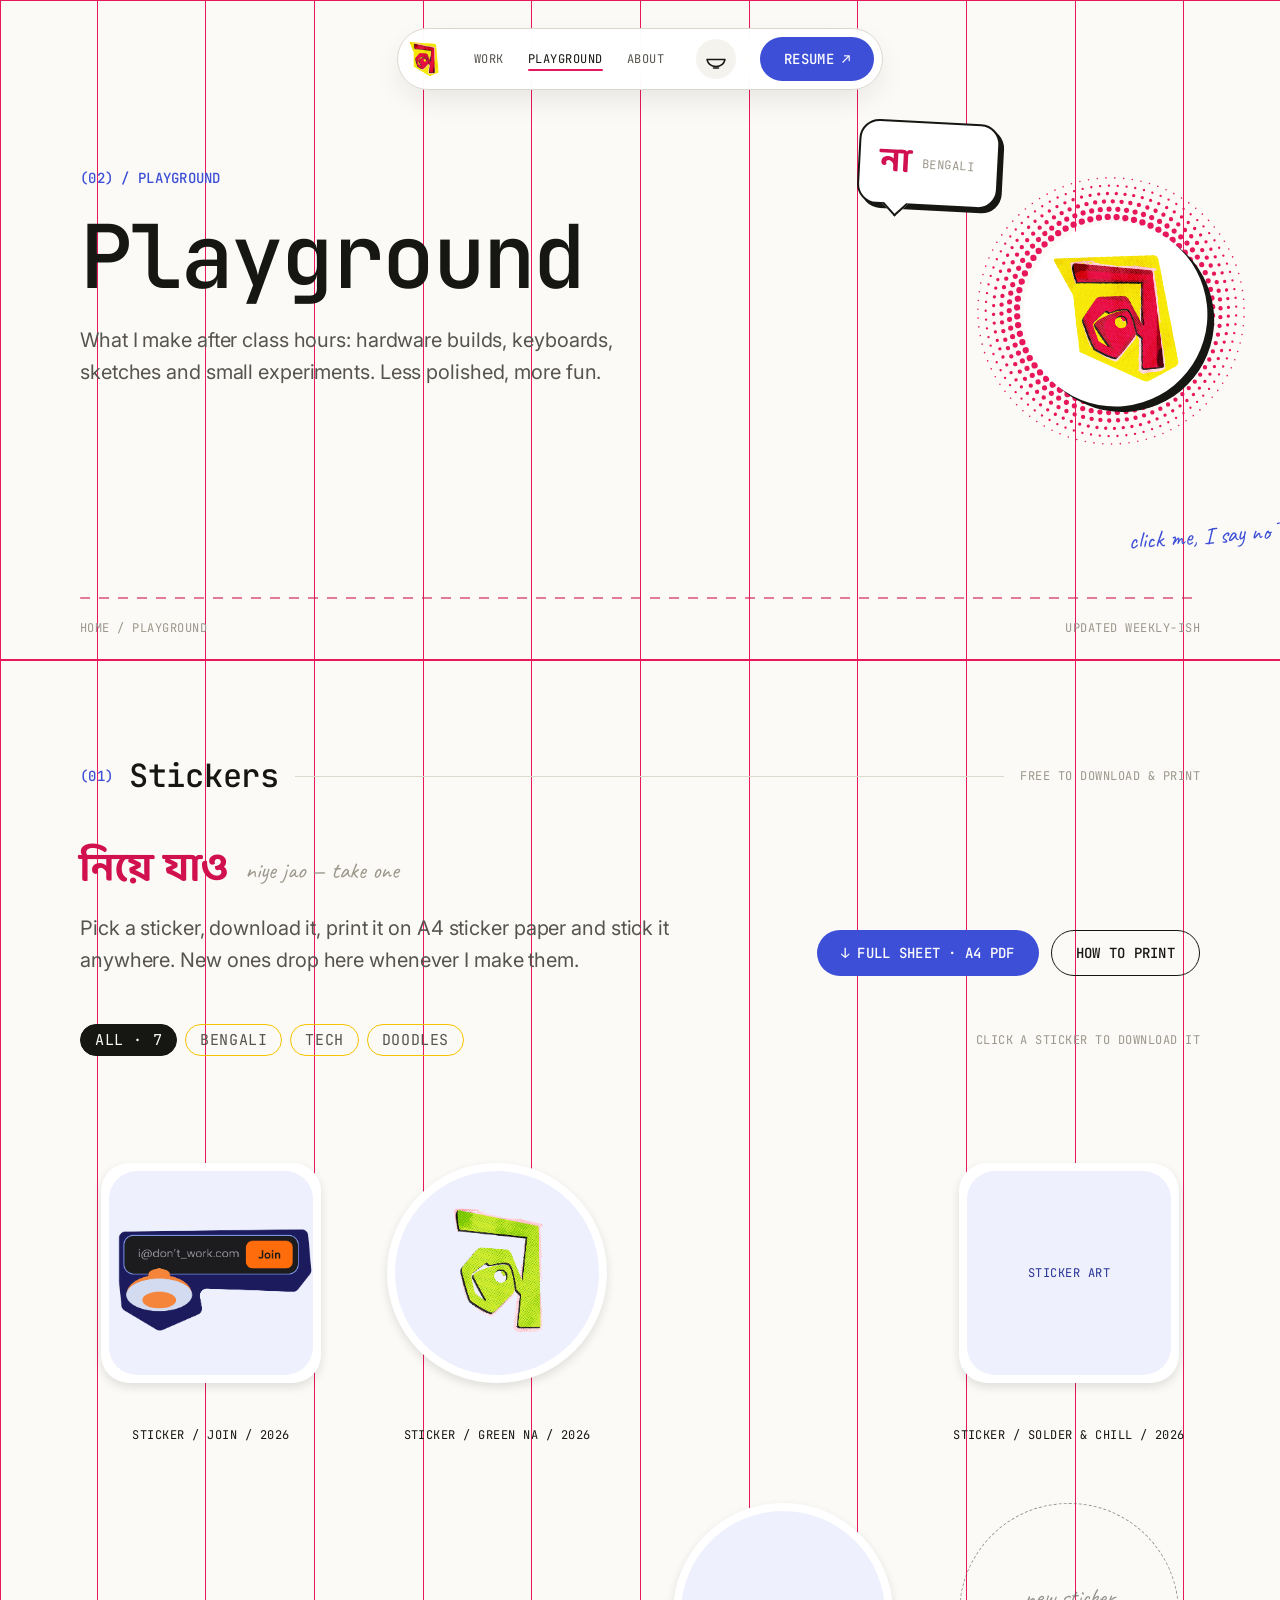
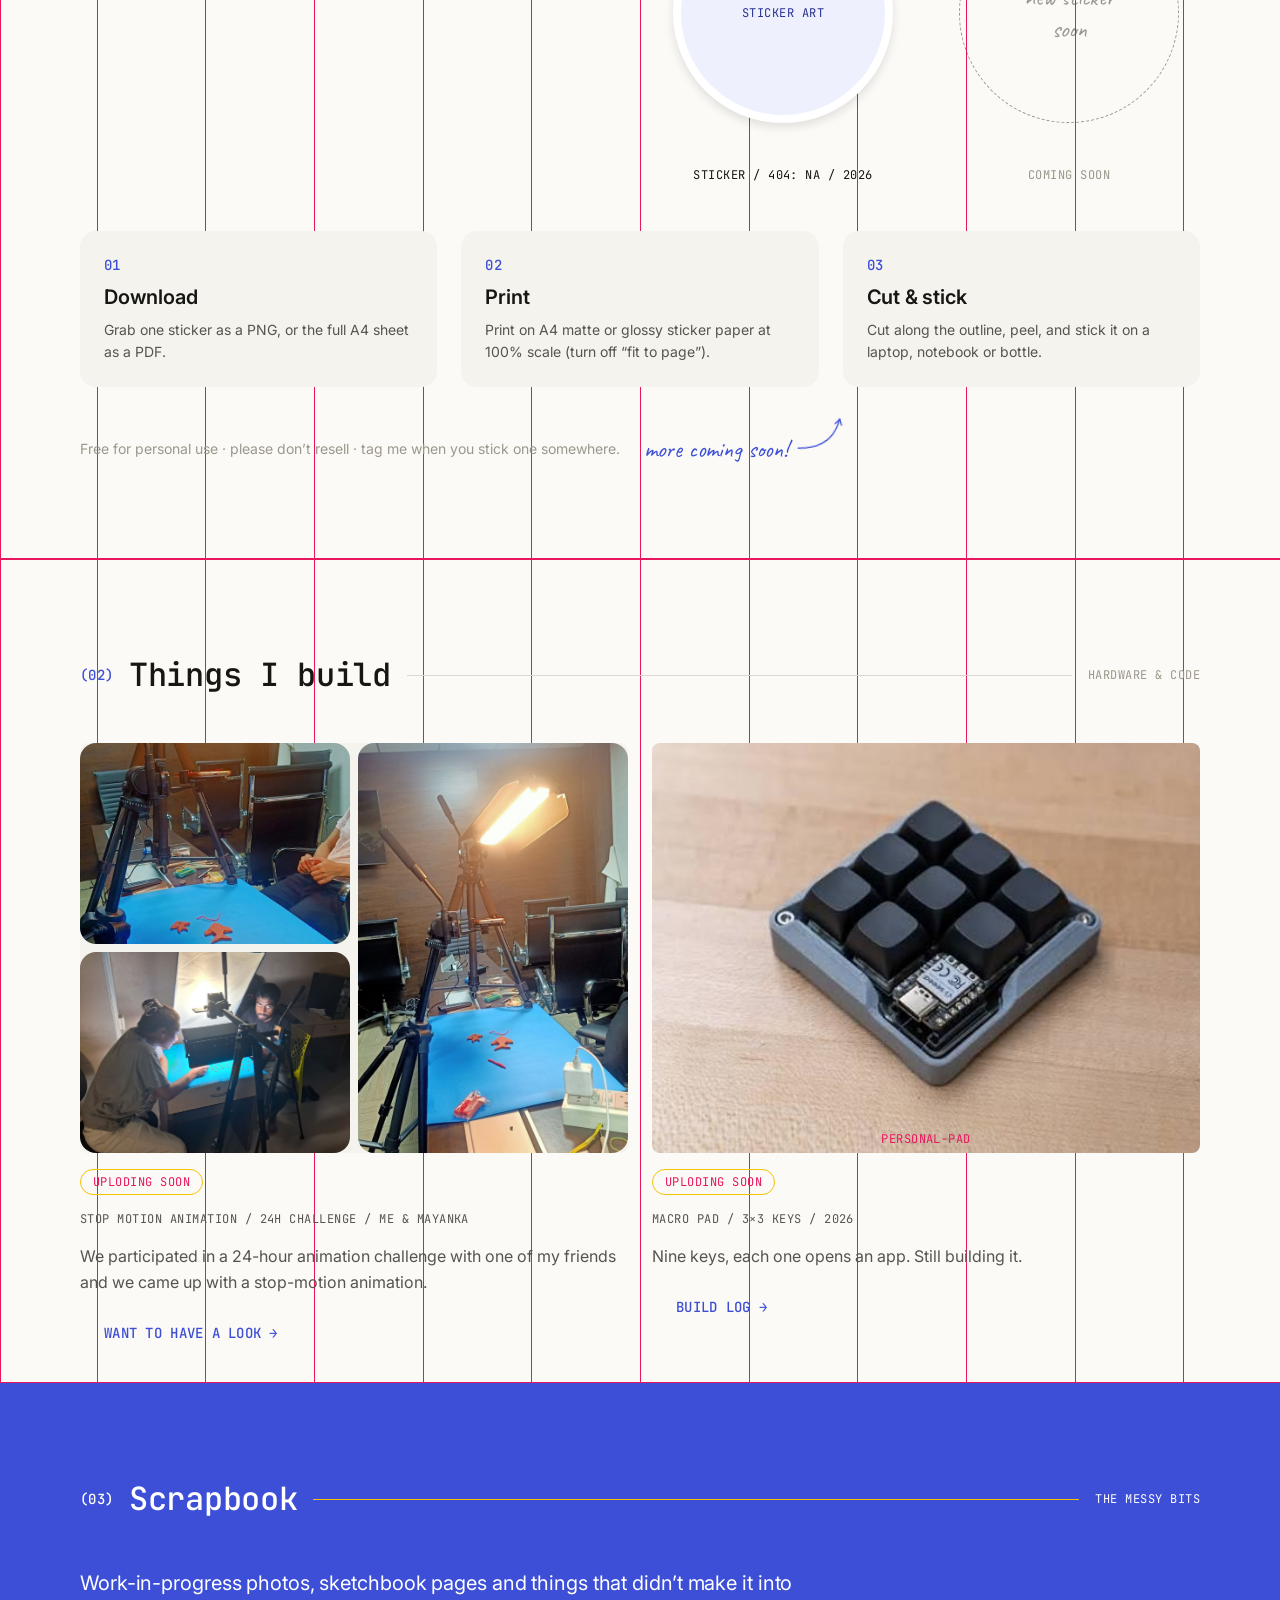
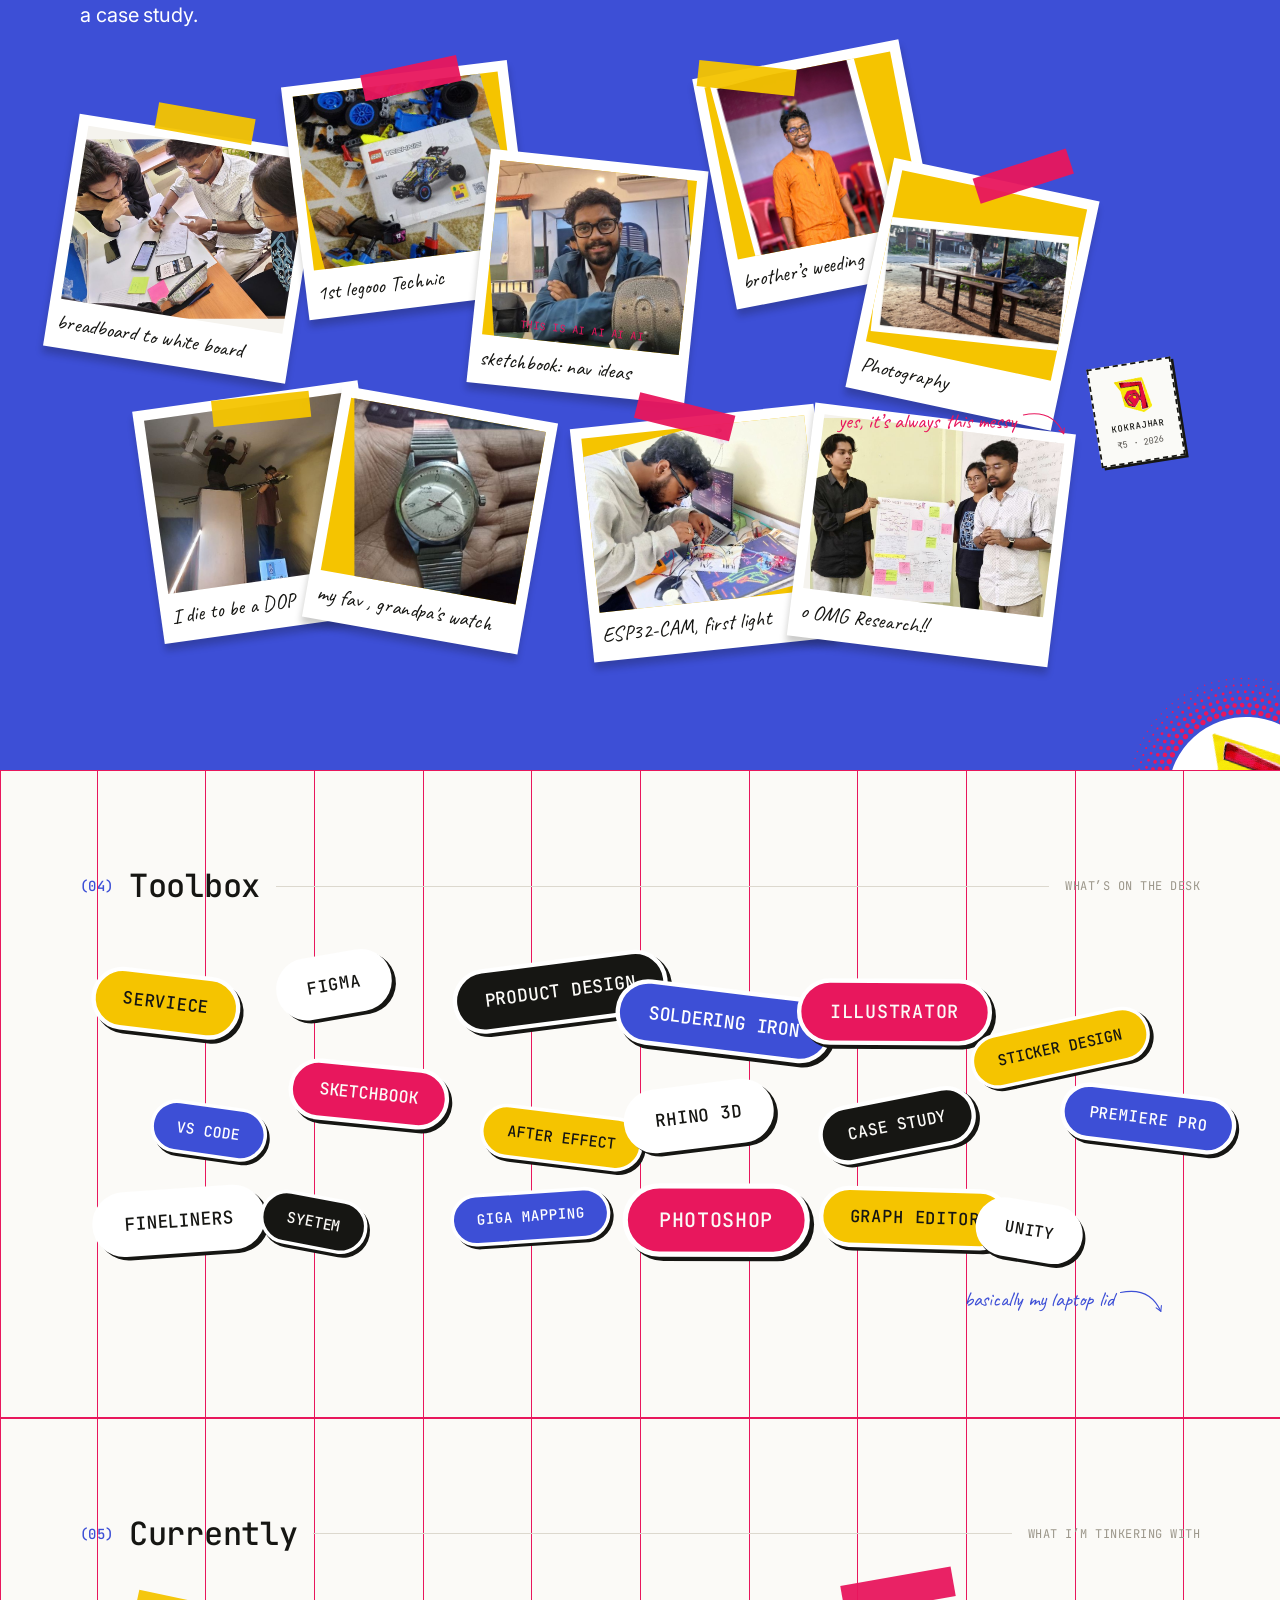
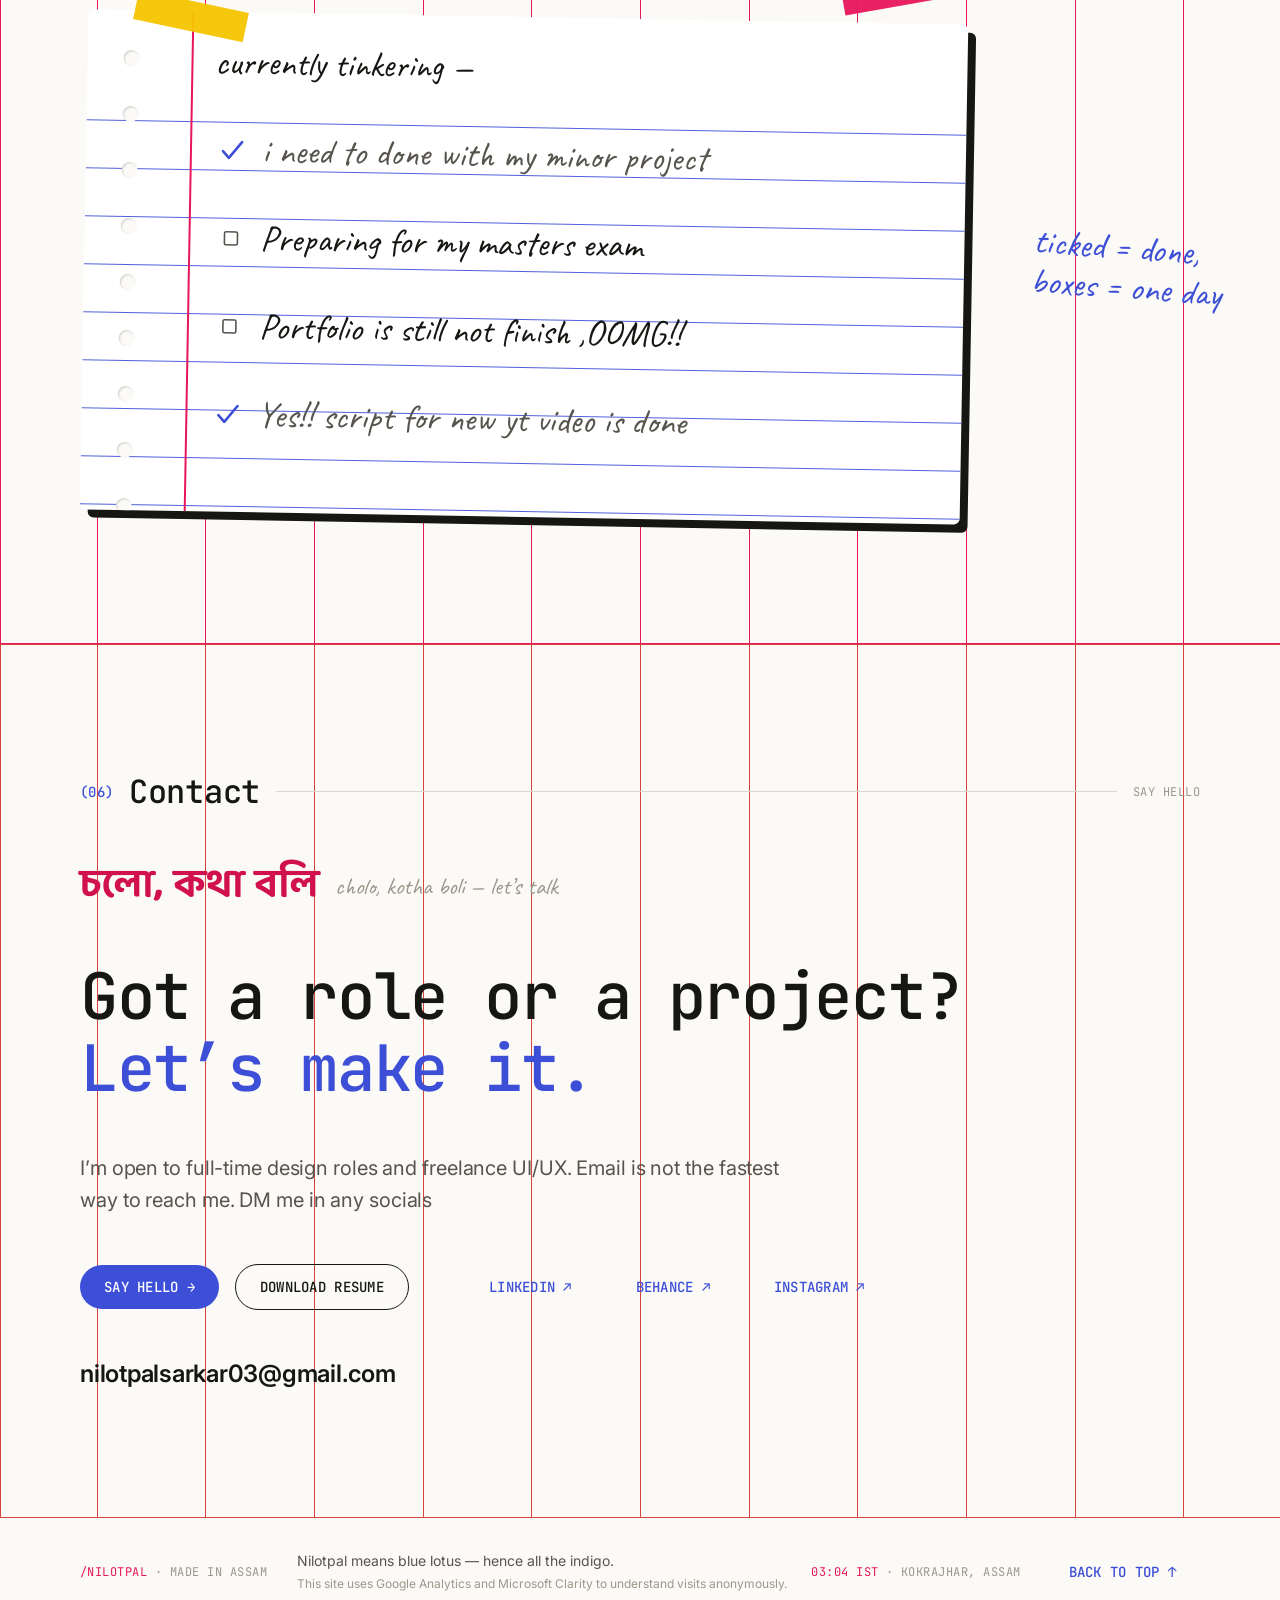
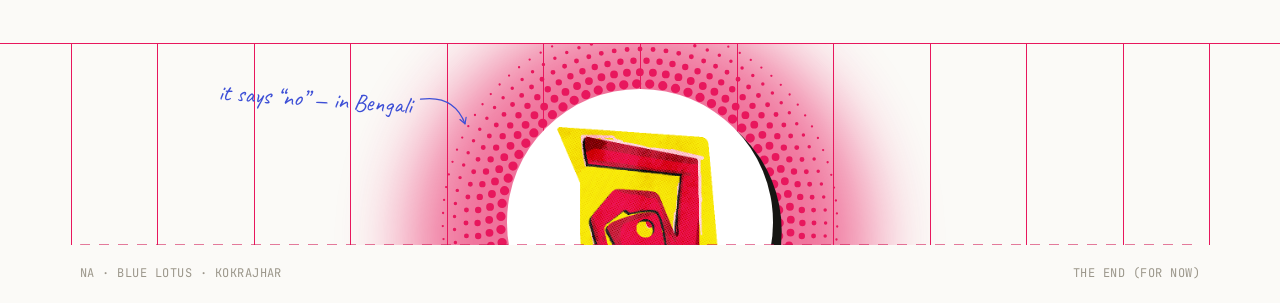
<file: playground.html>
<!doctype html>
<html lang="en">
<head>
  <!-- Google tag (Google Analytics 4) -->
  <script async src="https://www.googletagmanager.com/gtm.js?id=GTM-M6WP94LZ"></script>
  <script>
    window.dataLayer = window.dataLayer || [];
    function gtag(){dataLayer.push(arguments);}
    gtag('js', new Date());
  </script>
  <!-- Microsoft Clarity (heatmaps & recordings) -->
  <script>
    (function(c,l,a,r,i,t,y){
      c[a]=c[a]||function(){(c[a].q=c[a].q||[]).push(arguments)};
      t=l.createElement(r);t.async=1;t.src="https://www.clarity.ms/tag/"+i;
      y=l.getElementsByTagName(r)[0];y.parentNode.insertBefore(t,y);
    })(window, document, "clarity", "script", "zf207qxtkv");
  </script>
  <meta charset="utf-8">
  <meta name="viewport" content="width=device-width, initial-scale=1">
  <title>Playground | Nilotpal Sarkar, UI/UX Designer</title>
  <meta name="description" content="Nilotpal Sarkar's playground: free stickers to download and print, hardware builds, a scrapbook and what he is tinkering with.">
  <link rel="canonical" href="https://nilotpaldesign.com/playground.html">
  <meta property="og:type" content="website">
  <meta property="og:site_name" content="Nilotpal Sarkar">
  <meta property="og:title" content="Playground | Nilotpal Sarkar, UI/UX Designer">
  <meta property="og:description" content="Nilotpal Sarkar's playground: free stickers to download and print, hardware builds, a scrapbook and what he is tinkering with.">
  <meta property="og:url" content="https://nilotpaldesign.com/playground.html">
  <meta property="og:image" content="https://nilotpaldesign.com/assets/og-image.png">
  <meta name="twitter:card" content="summary_large_image">
  <meta name="twitter:title" content="Playground | Nilotpal Sarkar, UI/UX Designer">
  <meta name="twitter:description" content="Nilotpal Sarkar's playground: free stickers to download and print, hardware builds, a scrapbook and what he is tinkering with.">
  <meta name="twitter:image" content="https://nilotpaldesign.com/assets/og-image.png">
  <link rel="icon" href="/favicon.ico" sizes="48x48">
  <link rel="icon" type="image/png" sizes="32x32" href="/assets/icons/icon-32.png">
  <link rel="icon" type="image/png" sizes="16x16" href="/assets/icons/icon-16.png">
  <link rel="apple-touch-icon" href="/assets/icons/apple-touch-icon.png">
  <link rel="manifest" href="/site.webmanifest">
  <meta name="theme-color" content="#FBFAF7">
  <link rel="preconnect" href="https://fonts.googleapis.com">
  <link rel="preconnect" href="https://fonts.gstatic.com" crossorigin>
  <link href="https://fonts.googleapis.com/css2?family=Baloo+2:wght@700&family=Baloo+Da+2:wght@700&family=Baloo+Thambi+2:wght@700&family=Caveat:wght@400;700&family=Inter:ital,wght@0,400;0,500;0,600;1,400&family=JetBrains+Mono:wght@400;500&display=swap" rel="stylesheet">
  <link rel="stylesheet" href="/styles.css">
</head>
<body class="no-js page-pg">
<script>document.body.classList.remove('no-js')</script>

<!-- Floating pill nav -->
<header class="nav" aria-label="Main">
  <a class="nav__logo" href="/" aria-label="Home"><img src="/assets/logo.png" alt="Nilotpal's logo: the Bengali word না" width="31" height="36"></a>
  <nav class="nav__links">
    <a href="/work">Work</a>
    <a href="/playground" aria-current="page">Playground</a>
    <a href="/about">About</a>
  </nav>
  <button class="nav__diya" type="button" aria-label="Dark mode (coming soon)" title="Dark mode coming soon"><img src="/assets/diya.svg" alt="" width="24" height="24"></button>
  <a class="nav__work" href="/work">Work</a>
  <a class="btn btn--primary" data-c="resume" href="#" aria-label="Download résumé">Resume ↗</a>
</header>

<main id="top">

  <!-- HEADER -->
  <section class="pgh" aria-labelledby="pg-title">
    <div class="bp bp--rani" aria-hidden="true"></div>
    <div class="pgh__in">
      <div class="pgh__content fade">
        <p class="label-m accent">(02) / Playground</p>
        <h1 class="display-xl" id="pg-title">Playground</h1>
        <p class="body-l secondary">What I make after class hours: hardware builds, keyboards, sketches and small experiments. Less polished, more fun.</p>
      </div>
      <div class="nostk">
        <div class="nostk__bubble" aria-live="polite"><span class="nostk__word" lang="bn">না</span><span class="label-s muted nostk__lang">Bengali</span></div>
        <button class="nostk__btn" type="button" aria-label="Click the logo sticker to hear “no” in another language">
          <span class="logo-stk"><img class="logo-stk__halo" src="/assets/halo.svg" alt=""><span class="logo-stk__edge"></span><img class="logo-stk__img" src="/assets/logo.png" alt=""></span>
        </button>
        <p class="note nostk__note" aria-hidden="true">click me, I say no</p>
      </div>
      <div class="kantha pgh__kantha" aria-hidden="true"></div>
      <p class="label-s muted pgh__crumb"><a href="/">Home</a> / Playground</p>
      <p class="label-s muted pgh__upd">updated weekly-ish</p>
    </div>
  </section>

  <!-- (01) STICKERS -->
  <section class="section section--pg" id="stickers" aria-labelledby="stk-title">
    <div class="bp bp--rani" aria-hidden="true"></div>
    <div class="wrap stack-48">
      <div class="sh rv"><span class="sh__num">(01)</span><h2 class="sh__title" id="stk-title">Stickers</h2><span class="sh__rule"></span><span class="label-s muted">free to download &amp; print</span></div>
      <p class="bn-phrase stk-bn fade"><span class="bn" lang="bn">নিয়ে যাও</span><span class="hand muted">niye jao — take one</span></p>
      <div class="stk-top fade">
        <p class="body-l secondary">Pick a sticker, download it, print it on A4 sticker paper and stick it anywhere. New ones drop here whenever I make them.</p>
        <div class="stk-top__btns">
          <a class="btn btn--primary" data-c="full_sheet" href="#">↓ Full sheet · A4 PDF</a>
          <a class="btn btn--secondary" href="#how-to-print">How to print</a>
        </div>
      </div>
      <div class="stk-filter fade">
        <div class="filters" role="group" aria-label="Filter stickers">
          <button class="filter is-on" type="button" data-f="all" aria-pressed="true">All · <span data-c="stk_count">8</span></button>
          <button class="filter" type="button" data-f="bengali" aria-pressed="false">Bengali</button>
          <button class="filter" type="button" data-f="tech" aria-pressed="false">Tech</button>
          <button class="filter" type="button" data-f="doodles" aria-pressed="false">Doodles</button>
        </div>
        <p class="label-s muted">Click a sticker to download it</p>
      </div>
      <div class="stk-grid" data-c="stk_grid"></div>
      <div class="print" id="how-to-print">
        <div class="print__card fade"><p class="label-m">01</p><h3>Download</h3><p class="body-s secondary">Grab one sticker as a PNG, or the full A4 sheet as a PDF.</p></div>
        <div class="print__card fade" style="--d:.08s"><p class="label-m">02</p><h3>Print</h3><p class="body-s secondary">Print on A4 matte or glossy sticker paper at 100% scale (turn off “fit to page”).</p></div>
        <div class="print__card fade" style="--d:.16s"><p class="label-m">03</p><h3>Cut &amp; stick</h3><p class="body-s secondary">Cut along the outline, peel, and stick it on a laptop, notebook or bottle.</p></div>
      </div>
      <div class="licence"><p class="body-s muted">Free for personal use · please don’t resell · tag me when you stick one somewhere.</p><p class="note note--up" aria-hidden="true">more coming soon!</p></div>
    </div>
  </section>

  <!-- (02) THINGS I BUILD -->
  <section class="section section--pg" id="builds" aria-labelledby="build-title">
    <div class="bp bp--rani" aria-hidden="true"></div>
    <div class="wrap stack-48">
      <div class="sh rv"><span class="sh__num">(02)</span><h2 class="sh__title" id="build-title">Things I build</h2><span class="sh__rule"></span><span class="label-s muted">hardware &amp; code</span></div>
      <div class="builds">
        <article class="build fade">
          <div class="build__photo">
            <div class="build__grid">
              <div class="build__cell"><img class="ph" src="/assets/img/pg-build-1.jpg" alt="Stop-motion set with tripod and clay figures" loading="lazy" onerror="this.hidden=true"></div>
              <div class="build__cell build__cell--tall"><img class="ph" src="/assets/img/pg-build-2.jpg" alt="Lighting rig for the stop-motion shoot" loading="lazy" onerror="this.hidden=true"></div>
              <div class="build__cell"><img class="ph" src="/assets/img/pg-build-3.jpg" alt="Animating frame by frame" loading="lazy" onerror="this.hidden=true"></div>
            </div>
          </div>
          <span class="chip chip--rani">Uploding soon</span>
          <p class="label-s secondary">stop motion animation / 24h challenge / me &amp; mayanka</p>
          <p class="body-m secondary">We participated in a 24-hour animation challenge with one of my friends and we came up with a stop-motion animation.</p>
          <a class="btn btn--ghost" href="#">want to have a look →</a>
        </article>
        <article class="build fade" style="--d:.1s">
          <div class="build__photo"><img class="ph" src="/assets/img/pg-build-4.jpg" alt="3×3 macro pad with black keycaps" loading="lazy" onerror="this.hidden=true"><span class="label-s build__label">personal-pad</span></div>
          <span class="chip chip--rani">Uploding soon</span>
          <p class="label-s secondary">Macro pad / 3×3 keys / 2026</p>
          <p class="body-m secondary">Nine keys, each one opens an app. Still building it.</p>
          <a class="btn btn--ghost" href="#">Build log →</a>
        </article>
      </div>
    </div>
  </section>

  <!-- (03) SCRAPBOOK -->
  <section class="section section--pg section--accent" id="scrapbook" aria-labelledby="scrap-title">
    <div class="wrap stack-48">
      <div class="sh sh--on-accent rv"><span class="sh__num">(03)</span><h2 class="sh__title" id="scrap-title">Scrapbook</h2><span class="sh__rule"></span><span class="label-s">the messy bits</span></div>
      <p class="body-l on-accent lead fade">Work-in-progress photos, sketchbook pages and things that didn’t make it into a case study.</p>
      <div class="art art--pols rv" style="--w:1280px;--h:680px">
        <div class="art__in">
          <figure class="pol" style="--cx:117px;--cy:194px;--w:280px;--r:9deg;--d:0s"><div class="pol__photo" style="--ix:123px;--iy:100px;--iw:274px;--ih:205px;--ir:-9deg">photo<img class="ph" src="/assets/img/pg-scrap-1.jpg" alt="" loading="lazy" onerror="this.hidden=true"></div><figcaption>breadboard  to white board</figcaption></figure>
          <figure class="pol" style="--cx:375px;--cy:127px;--w:260px;--r:-7deg;--d:.06s"><div class="pol__photo pol__photo--haldi" style="--ix:112px;--iy:85px;--iw:229px;--ih:407px;--ir:-8deg">photo<img class="ph" src="/assets/img/pg-scrap-2.jpg" alt="" loading="lazy" onerror="this.hidden=true"></div><figcaption>1st legooo Technic</figcaption></figure>
          <figure class="pol" style="--cx:580px;--cy:226px;--w:250px;--r:6deg;--d:.12s"><div class="pol__photo pol__photo--haldi" style="--ix:112px;--iy:86px;--iw:231px;--ih:410px;--ir:-9.4deg">photo<img class="ph" src="/assets/img/pg-scrap-3.jpg" alt="" loading="lazy" onerror="this.hidden=true"><span class="pol__tag">this is ai ai ai ai</span></div><figcaption>sketchbook: nav ideas</figcaption></figure>
          <figure class="pol" style="--cx:843px;--cy:109px;--w:240px;--r:-11deg;--d:.18s"><div class="pol__photo pol__photo--haldi" style="--ix:98px;--iy:112px;--iw:167px;--ih:242px;--ir:-4deg">photo<img class="ph" src="/assets/img/pg-scrap-4.jpg" alt="" loading="lazy" onerror="this.hidden=true"></div><figcaption>brother’s weeding</figcaption></figure>
          <figure class="pol" style="--cx:1020px;--cy:246px;--w:240px;--r:12deg;--d:.24s"><div class="pol__photo pol__photo--haldi" style="--ix:108px;--iy:110px;--iw:225px;--ih:132px;--ir:-5.9deg">photo<img class="ph" src="/assets/img/pg-scrap-5.jpg" alt="" loading="lazy" onerror="this.hidden=true"></div><figcaption>Photography</figcaption></figure>
          <figure class="pol" style="--cx:207px;--cy:495px;--w:260px;--r:-8deg;--d:.3s"><div class="pol__photo" style="--ix:85px;--iy:95px;--iw:387px;--ih:290px;--ir:8deg">photo<img class="ph" src="/assets/img/pg-scrap-6.jpg" alt="" loading="lazy" onerror="this.hidden=true"></div><figcaption>I die to be a DOP</figcaption></figure>
          <figure class="pol" style="--cx:400px;--cy:504px;--w:250px;--r:10deg;--d:.36s"><div class="pol__photo pol__photo--haldi" style="--ix:134px;--iy:108px;--iw:219px;--ih:389px;--ir:-10deg">photo<img class="ph" src="/assets/img/pg-scrap-7.jpg" alt="" loading="lazy" onerror="this.hidden=true"></div><figcaption>my fav , grandpa's watch</figcaption></figure>
          <figure class="pol" style="--cx:713px;--cy:519px;--w:280px;--r:-6deg;--d:.42s"><div class="pol__photo pol__photo--haldi" style="--ix:123px;--iy:105px;--iw:362px;--ih:204px;--ir:-9deg">photo<img class="ph" src="/assets/img/home-afterhours-1.jpg" alt="" loading="lazy" onerror="this.hidden=true"></div><figcaption>ESP32-CAM, first light</figcaption></figure>
          <figure class="pol" style="--cx:973px;--cy:521px;--w:300px;--r:7deg;--d:.48s"><div class="pol__photo" style="--ix:149px;--iy:101px;--iw:304px;--ih:228px;--ir:-7deg">photo<img class="ph" src="/assets/img/pg-scrap-9.jpg" alt="" loading="lazy" onerror="this.hidden=true"></div><figcaption>o OMG Research!!</figcaption></figure>
          <span class="washi" style="left:143px;top:51px;--r:10deg" aria-hidden="true"></span>
          <span class="washi washi--rani" style="left:378px;top:-1px;--r:-12deg" aria-hidden="true"></span>
          <span class="washi" style="left:762px;top:-1px;--r:6deg" aria-hidden="true"></span>
          <span class="washi washi--rani" style="left:1078px;top:111px;--r:-18deg" aria-hidden="true"></span>
          <span class="washi" style="left:207px;top:377px;--r:-6deg" aria-hidden="true"></span>
          <span class="washi washi--rani" style="left:691px;top:386px;--r:14deg" aria-hidden="true"></span>
          <p class="note note--rani scrap-note" aria-hidden="true">yes, it’s always this messy</p>
          <div class="scrap-stamp" aria-hidden="true"><img src="/assets/logo.png" alt=""><b>KOKRAJHAR</b><span>₹5 · 2026</span></div>
        </div>
      </div>
    </div>
    <span class="logo-stk scrap-logo" aria-hidden="true"><img class="logo-stk__halo" src="/assets/halo.svg" alt=""><span class="logo-stk__edge"></span><img class="logo-stk__img" src="/assets/logo.png" alt=""></span>
  </section>

  <!-- (04) TOOLBOX -->
  <section class="section section--pg" id="toolbox" aria-labelledby="tool-title">
    <div class="bp bp--rani" aria-hidden="true"></div>
    <div class="wrap stack-48">
      <div class="sh rv"><span class="sh__num">(04)</span><h2 class="sh__title" id="tool-title">Toolbox</h2><span class="sh__rule"></span><span class="label-s muted">what’s on the desk</span></div>
      <div class="art art--tools rv" style="--w:1280px;--h:420px" data-c="tools">
        <div class="art__in">
          <p class="note tool-note" aria-hidden="true">basically my laptop lid</p>
        </div>
      </div>
    </div>
  </section>

  <!-- (05) CURRENTLY -->
  <section class="section section--pg" id="currently" aria-labelledby="now-title">
    <div class="bp bp--rani" aria-hidden="true"></div>
    <div class="wrap stack-32">
      <div class="sh rv"><span class="sh__num">(05)</span><h2 class="sh__title" id="now-title">Currently</h2><span class="sh__rule"></span><span class="label-s muted">what I’m tinkering with</span></div>
      <div class="nb-row fade">
        <div class="nb" data-c="notebook">
          <span class="nb__margin" aria-hidden="true"></span>
          <p class="nb__title">currently tinkering —</p>
          <ul class="nb__list"></ul>
        </div>
        <span class="washi nb__tape1" aria-hidden="true"></span>
        <span class="washi washi--rani nb__tape2" aria-hidden="true"></span>
        <p class="nb__side" aria-hidden="true">ticked = done,<br>boxes = one day</p>
      </div>
    </div>
  </section>

  <!-- CONTACT (CTA band) -->
  <section class="section" id="contact" aria-labelledby="contact-title">
    <div class="bp" aria-hidden="true"></div>
    <div class="wrap stack-48">
      <div class="sh rv"><span class="sh__num">(06)</span><h2 class="sh__title" id="contact-title">Contact</h2><span class="sh__rule"></span><span class="label-s muted">say hello</span></div>
      <p class="bn-phrase fade"><span class="bn" lang="bn">চলো, কথা বলি</span><span class="hand muted">cholo, kotha boli — let’s talk</span></p>
      <p class="display-l contact__big fade">Got a role or a project?<br><span class="accent">Let’s make it.</span></p>
      <p class="body-l secondary lead fade">I’m open to full-time design roles and freelance UI/UX. Email is not the fastest way to reach me. DM me in any socials</p>
      <div class="actions fade">
        <a class="btn btn--primary" data-c="mailto" href="mailto:nilotpalsarkar03@gmail.com">Say hello →</a>
        <a class="btn btn--secondary" data-c="resume" href="#">Download resume</a>
        <span class="actions__gap" aria-hidden="true"></span>
        <a class="btn btn--ghost" data-c="linkedin" href="https://www.linkedin.com/in/nilotpal-sarkar03/" target="_blank" rel="noopener">LinkedIn ↗</a>
        <a class="btn btn--ghost" data-c="behance" href="https://www.behance.net/nilotpalsarkar" target="_blank" rel="noopener">Behance ↗</a>
        <a class="btn btn--ghost" data-c="instagram" href="#" target="_blank" rel="noopener">Instagram ↗</a>
      </div>
      <a class="email fade" data-c="email" href="mailto:nilotpalsarkar03@gmail.com">nilotpalsarkar03@gmail.com</a>
    </div>
  </section>
</main>

<!-- FOOTER — Logo Rise -->
<footer class="footer">
  <div class="footer__row">
    <p class="label-s muted footer__copy"><span class="rani">/Nilotpal</span> · Made in Assam</p>
    <p class="body-s secondary">Nilotpal means blue lotus — hence all the indigo.<br><span class="footer__privacy">This site uses Google Analytics and Microsoft Clarity to understand visits anonymously.</span></p>
    <p class="label-s muted"><span class="rani ist-time">14:32 IST</span> · Kokrajhar, Assam</p>
    <a class="btn btn--ghost" href="#top">Back to top ↑</a>
  </div>
  <div class="footer__rise">
    <div class="bp bp--rani" aria-hidden="true"></div>
    <div class="rise__glow" aria-hidden="true"></div>
    <div class="rise__logo" aria-hidden="true">
      <img class="rise__halo" src="/assets/halo.svg" alt="" width="406" height="406">
      <span class="rise__edge"></span>
      <img class="rise__img" src="/assets/logo.png" alt="" width="171" height="203">
    </div>
    <div class="kantha rise__horizon" aria-hidden="true"></div>
    <div class="rise__ground" aria-hidden="true"></div>
    <p class="note rise__note" aria-hidden="true">it says “no” — in Bengali</p>
    <p class="label-s muted rise__left">Na · Blue lotus · Kokrajhar</p>
    <p class="label-s muted rise__right">The end (for now)</p>
  </div>
</footer>

<script src="main.js"></script>
</body>
</html>
</file>
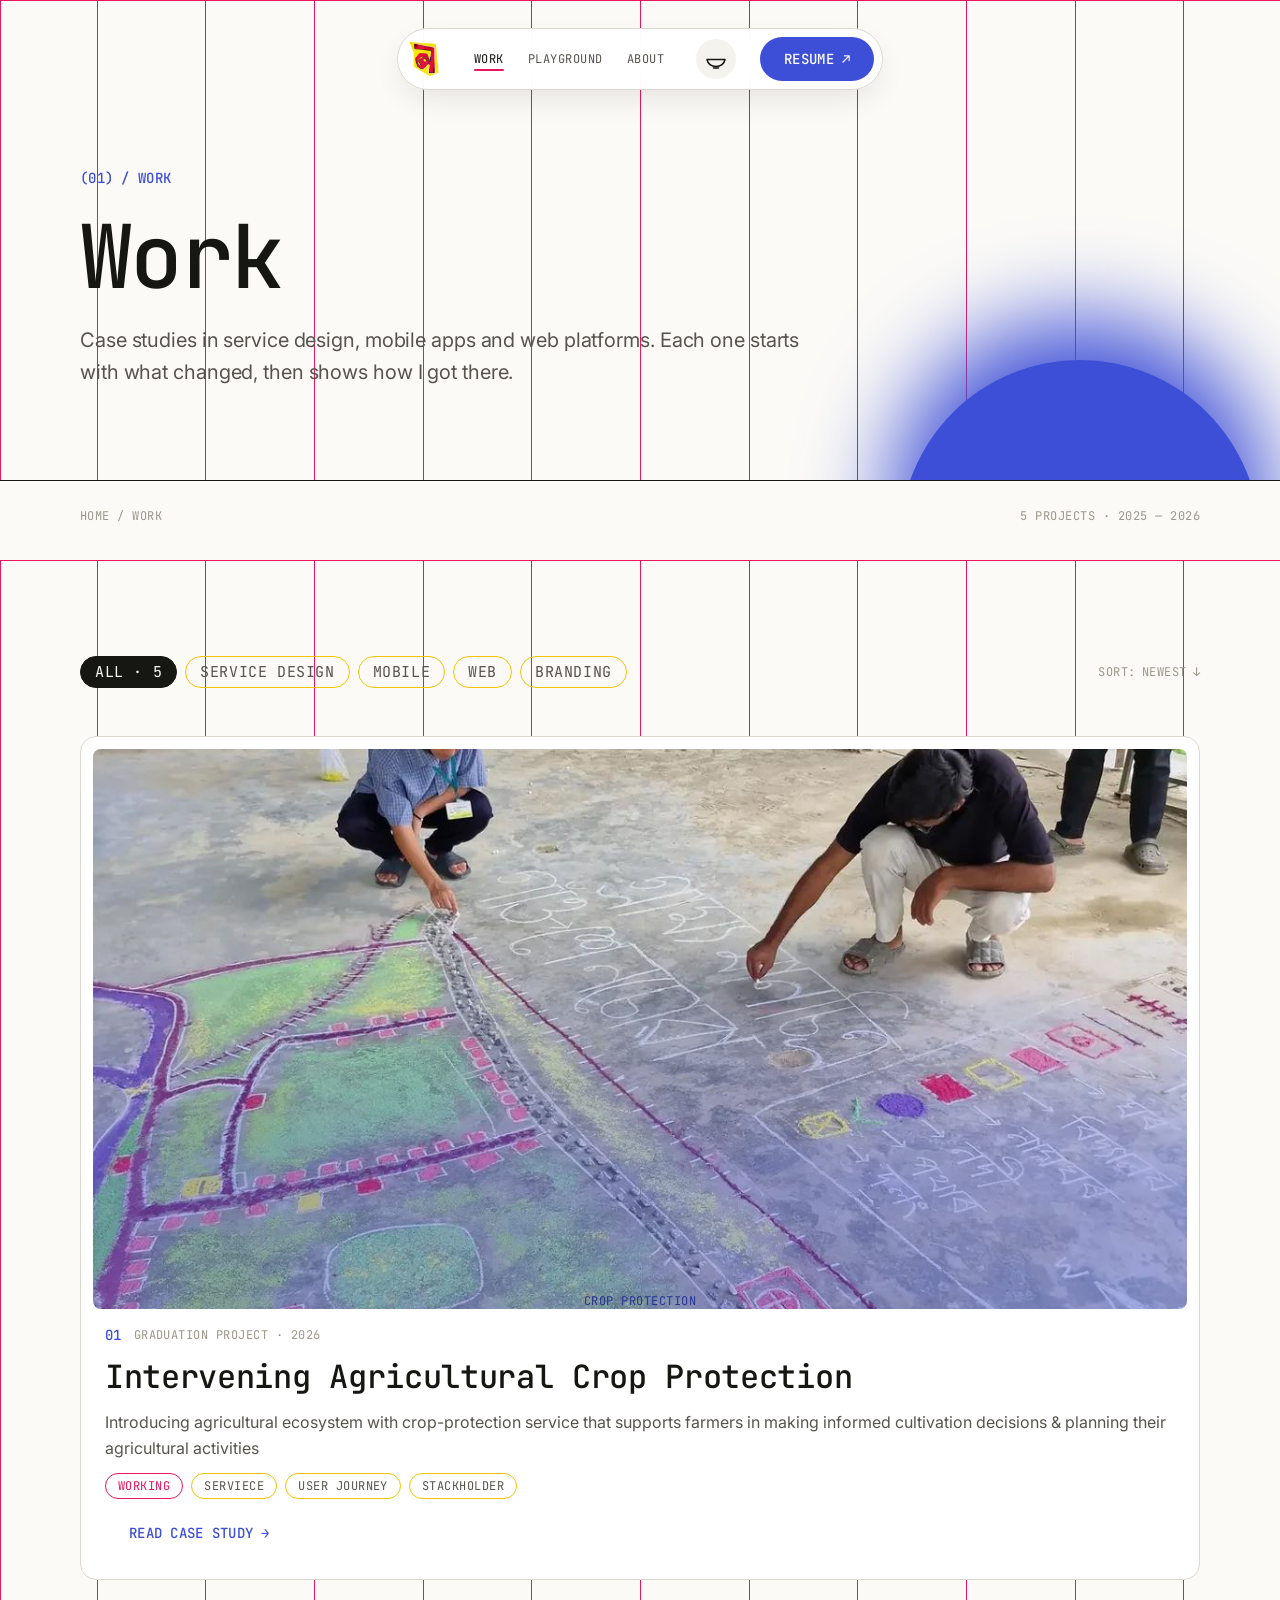
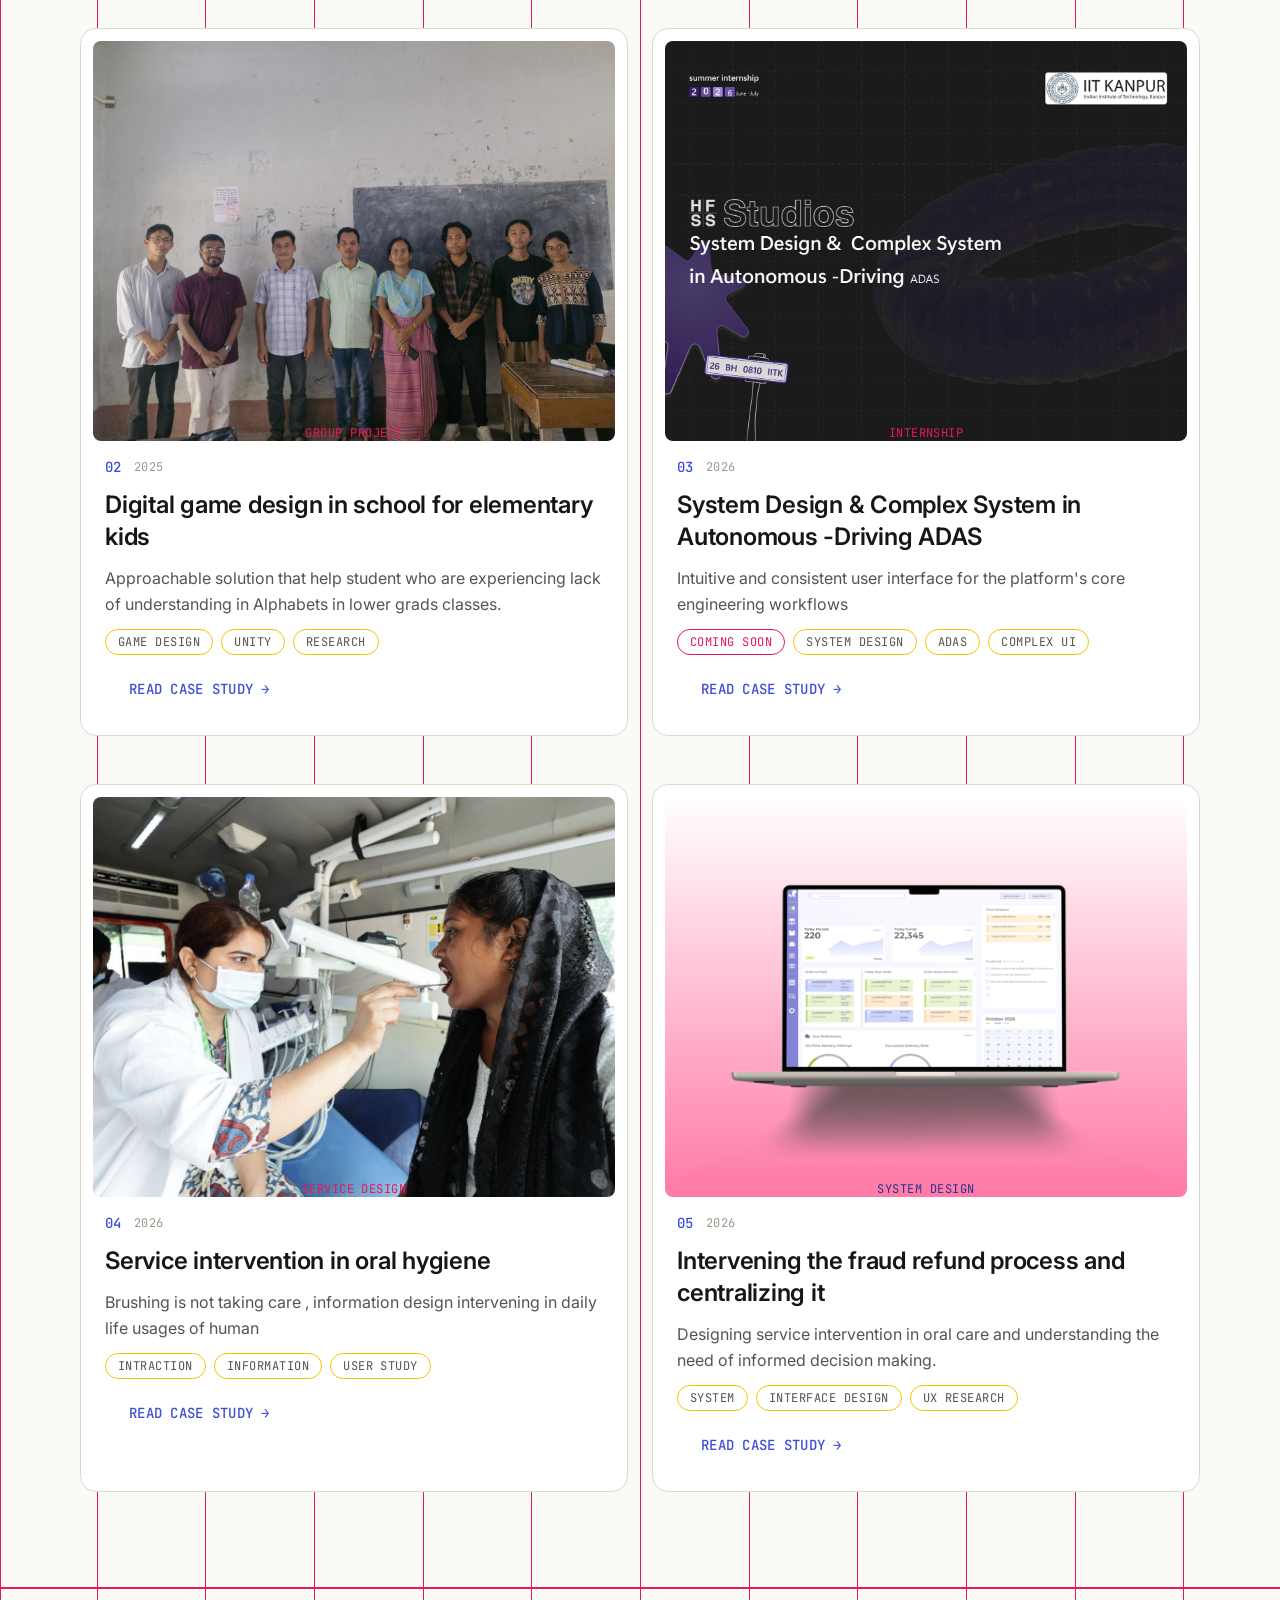
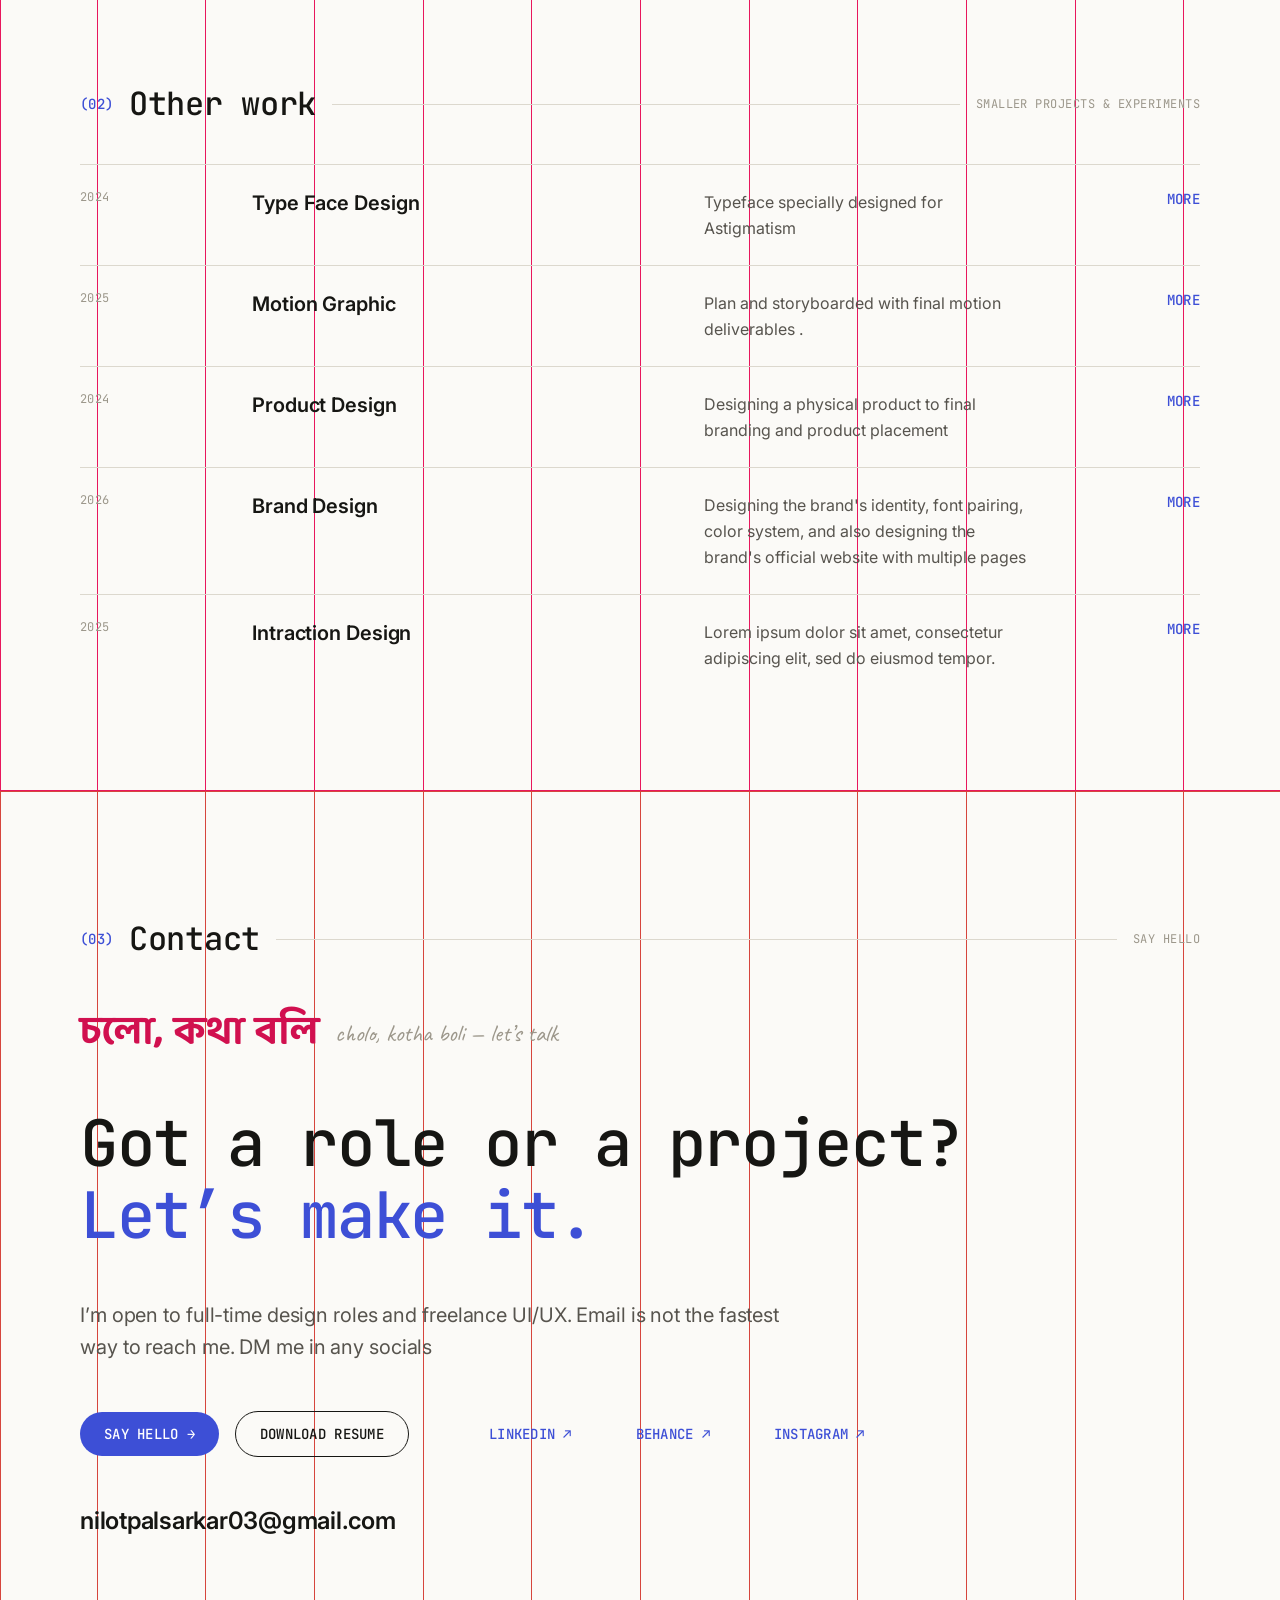
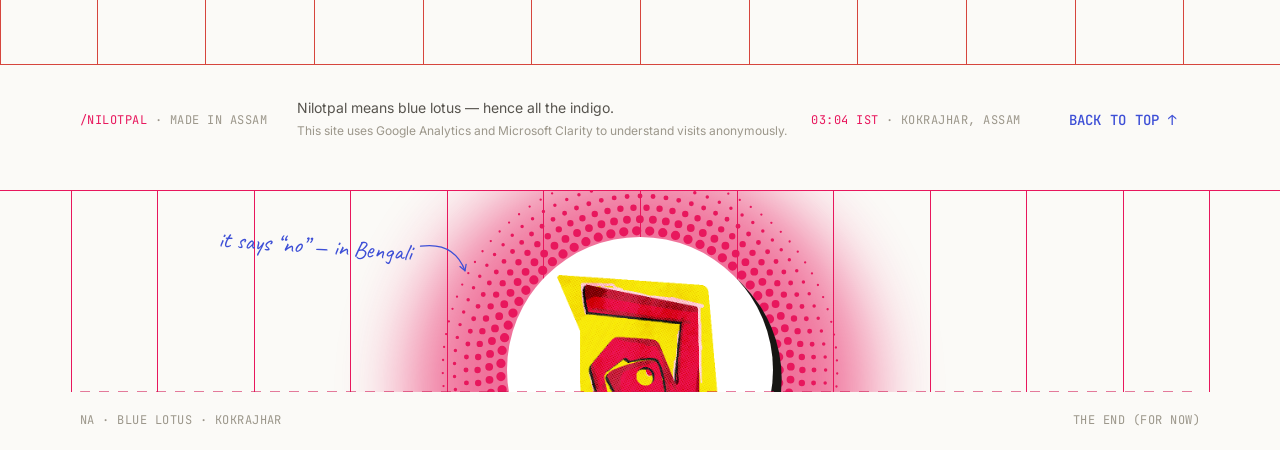
<file: work.html>
<!doctype html>
<html lang="en">
<head>
  <!-- Google tag (Google Analytics 4) -->
  <script async src="https://www.googletagmanager.com/gtm.js?id=GTM-M6WP94LZ"></script>
  <script>
    window.dataLayer = window.dataLayer || [];
    function gtag(){dataLayer.push(arguments);}
    gtag('js', new Date());
  </script>
  <!-- Microsoft Clarity (heatmaps & recordings) -->
  <script>
    (function(c,l,a,r,i,t,y){
      c[a]=c[a]||function(){(c[a].q=c[a].q||[]).push(arguments)};
      t=l.createElement(r);t.async=1;t.src="https://www.clarity.ms/tag/"+i;
      y=l.getElementsByTagName(r)[0];y.parentNode.insertBefore(t,y);
    })(window, document, "clarity", "script", "zf207qxtkv");
  </script>
  <meta charset="utf-8">
  <meta name="viewport" content="width=device-width, initial-scale=1">
  <title>Work | Nilotpal Sarkar, UI/UX &amp; Service Designer</title>
  <meta name="description" content="Case studies by Nilotpal Sarkar in service design, mobile apps and web platforms: crop protection for farmers, game design for schools, ADAS systems, oral care and more.">
  <link rel="canonical" href="https://nilotpaldesign.com/work.html">
  <meta property="og:type" content="website">
  <meta property="og:site_name" content="Nilotpal Sarkar">
  <meta property="og:title" content="Work | Nilotpal Sarkar, UI/UX &amp; Service Designer">
  <meta property="og:description" content="Case studies by Nilotpal Sarkar in service design, mobile apps and web platforms: crop protection for farmers, game design for schools, ADAS systems, oral care and more.">
  <meta property="og:url" content="https://nilotpaldesign.com/work.html">
  <meta property="og:image" content="https://nilotpaldesign.com/assets/og-image.png">
  <meta name="twitter:card" content="summary_large_image">
  <meta name="twitter:title" content="Work | Nilotpal Sarkar, UI/UX &amp; Service Designer">
  <meta name="twitter:description" content="Case studies by Nilotpal Sarkar in service design, mobile apps and web platforms: crop protection for farmers, game design for schools, ADAS systems, oral care and more.">
  <meta name="twitter:image" content="https://nilotpaldesign.com/assets/og-image.png">
  <link rel="icon" href="/favicon.ico" sizes="48x48">
  <link rel="icon" type="image/png" sizes="32x32" href="/assets/icons/icon-32.png">
  <link rel="icon" type="image/png" sizes="16x16" href="/assets/icons/icon-16.png">
  <link rel="apple-touch-icon" href="/assets/icons/apple-touch-icon.png">
  <link rel="manifest" href="/site.webmanifest">
  <meta name="theme-color" content="#FBFAF7">
  <link rel="preconnect" href="https://fonts.googleapis.com">
  <link rel="preconnect" href="https://fonts.gstatic.com" crossorigin>
  <link href="https://fonts.googleapis.com/css2?family=Baloo+Da+2:wght@700&family=Caveat:wght@400;700&family=Inter:ital,wght@0,400;0,500;0,600;1,400&family=JetBrains+Mono:wght@400;500&display=swap" rel="stylesheet">
  <link rel="stylesheet" href="/styles.css">
</head>
<body class="no-js page-work">
<script>document.body.classList.remove('no-js')</script>

<!-- Floating pill nav -->
<header class="nav" aria-label="Main">
  <a class="nav__logo" href="/" aria-label="Home"><img src="/assets/logo.png" alt="Nilotpal's logo: the Bengali word না" width="31" height="36"></a>
  <nav class="nav__links">
    <a href="/work" aria-current="page">Work</a>
    <a href="/playground">Playground</a>
    <a href="/about">About</a>
  </nav>
  <button class="nav__diya" type="button" aria-label="Dark mode (coming soon)" title="Dark mode coming soon"><img src="/assets/diya.svg" alt="" width="24" height="24"></button>
  <a class="nav__work" href="/work">Work</a>
  <a class="btn btn--primary" data-c="resume" href="#" aria-label="Download résumé">Resume ↗</a>
</header>

<main id="top">

  <!-- PAGE HEADER -->
  <section class="aph" aria-labelledby="work-title">
    <div class="bp bp--rani" aria-hidden="true"></div>
    <div class="aph__glow" aria-hidden="true"></div>
    <div class="aph__sun" aria-hidden="true"></div>
    <div class="aph__ground" aria-hidden="true"></div>
    <div class="aph__horizon" aria-hidden="true"></div>
    <div class="aph__in">
      <div class="aph__content fade">
        <p class="label-m accent">(01) / Work</p>
        <h1 class="display-xl" id="work-title">Work</h1>
        <p class="body-l secondary">Case studies in service design, mobile apps and web platforms. Each one starts with what changed, then shows how I got there.</p>
      </div>
      <p class="label-s muted aph__crumb"><a href="/">Home</a> / Work</p>
      <p class="label-s muted aph__meta" data-c="work_meta">5 projects · 2024 — 2026</p>
    </div>
  </section>

  <!-- PROJECTS -->
  <section class="section section--pg" id="projects" aria-label="Projects">
    <div class="bp bp--rani" aria-hidden="true"></div>
    <div class="wrap stack-48">
      <div class="wfilters fade">
        <div class="filters" role="group" aria-label="Filter projects">
          <button class="filter is-on" type="button" data-f="all" aria-pressed="true">All · <span data-c="work_count">5</span></button>
          <button class="filter" type="button" data-f="service" aria-pressed="false">Service design</button>
          <button class="filter" type="button" data-f="mobile" aria-pressed="false">Mobile</button>
          <button class="filter" type="button" data-f="web" aria-pressed="false">Web</button>
          <button class="filter" type="button" data-f="branding" aria-pressed="false">Branding</button>
        </div>
        <span class="wfilters__gap"></span>
        <button class="label-s muted wsort" type="button" aria-label="Change sort order">Sort: <span>newest</span> <span class="wsort__arr" aria-hidden="true">↓</span></button>
      </div>
      <div class="wlist view--designers" data-c="work_list"></div>
    </div>
  </section>

  <!-- (02) OTHER WORK (shown once items are added in the admin page) -->
  <section class="section section--pg" id="other-work" aria-labelledby="other-title" hidden>
    <div class="bp bp--rani" aria-hidden="true"></div>
    <div class="wrap">
      <div class="sh rv"><span class="sh__num">(02)</span><h2 class="sh__title" id="other-title">Other work</h2><span class="sh__rule"></span><span class="label-s muted">smaller projects &amp; experiments</span></div>
      <div class="lrows" data-c="other_list"></div>
    </div>
  </section>

  <!-- CONTACT (CTA band) -->
  <section class="section" id="contact" aria-labelledby="contact-title">
    <div class="bp" aria-hidden="true"></div>
    <div class="wrap stack-48">
      <div class="sh rv"><span class="sh__num">(03)</span><h2 class="sh__title" id="contact-title">Contact</h2><span class="sh__rule"></span><span class="label-s muted">say hello</span></div>
      <p class="bn-phrase fade"><span class="bn" lang="bn">চলো, কথা বলি</span><span class="hand muted">cholo, kotha boli — let’s talk</span></p>
      <p class="display-l contact__big fade">Got a role or a project?<br><span class="accent">Let’s make it.</span></p>
      <p class="body-l secondary lead fade">I’m open to full-time design roles and freelance UI/UX. Email is not the fastest way to reach me. DM me in any socials</p>
      <div class="actions fade">
        <a class="btn btn--primary" data-c="mailto" href="mailto:nilotpalsarkar03@gmail.com">Say hello →</a>
        <a class="btn btn--secondary" data-c="resume" href="#">Download resume</a>
        <span class="actions__gap" aria-hidden="true"></span>
        <a class="btn btn--ghost" data-c="linkedin" href="https://www.linkedin.com/in/nilotpal-sarkar03/" target="_blank" rel="noopener">LinkedIn ↗</a>
        <a class="btn btn--ghost" data-c="behance" href="https://www.behance.net/nilotpalsarkar" target="_blank" rel="noopener">Behance ↗</a>
        <a class="btn btn--ghost" data-c="instagram" href="#" target="_blank" rel="noopener">Instagram ↗</a>
      </div>
      <a class="email fade" data-c="email" href="mailto:nilotpalsarkar03@gmail.com">nilotpalsarkar03@gmail.com</a>
    </div>
  </section>
</main>

<!-- FOOTER — Logo Rise -->
<footer class="footer">
  <div class="footer__row">
    <p class="label-s muted footer__copy"><span class="rani">/Nilotpal</span> · Made in Assam</p>
    <p class="body-s secondary">Nilotpal means blue lotus — hence all the indigo.<br><span class="footer__privacy">This site uses Google Analytics and Microsoft Clarity to understand visits anonymously.</span></p>
    <p class="label-s muted"><span class="rani ist-time">14:32 IST</span> · Kokrajhar, Assam</p>
    <a class="btn btn--ghost" href="#top">Back to top ↑</a>
  </div>
  <div class="footer__rise">
    <div class="bp bp--rani" aria-hidden="true"></div>
    <div class="rise__glow" aria-hidden="true"></div>
    <div class="rise__logo" aria-hidden="true">
      <img class="rise__halo" src="/assets/halo.svg" alt="" width="406" height="406">
      <span class="rise__edge"></span>
      <img class="rise__img" src="/assets/logo.png" alt="" width="171" height="203">
    </div>
    <div class="kantha rise__horizon" aria-hidden="true"></div>
    <div class="rise__ground" aria-hidden="true"></div>
    <p class="note rise__note" aria-hidden="true">it says “no” — in Bengali</p>
    <p class="label-s muted rise__left">Na · Blue lotus · Kokrajhar</p>
    <p class="label-s muted rise__right">The end (for now)</p>
  </div>
</footer>

<script src="/main.js"></script>
</body>
</html>
</file>
<file: styles.css>
/* ============ Tokens (from the Figma design system, Light mode) ============ */
:root{
  --canvas:#FBFAF7; --surface:#FFFFFF; --subtle:#F5F3EE; --inverse:#161613;
  --text:#161613; --text-2:#57544E; --muted:#9C978B; --text-inverse:#FBFAF7; --on-accent:#FFFFFF;
  --accent:#3D4FD6; --accent-hover:#3140B8; --accent-subtle:#EEF0FD; --on-subtle:#283394;
  --border:#DCD8CE; --border-strong:#161613;
  --success:#1F9D55; --danger:#D6453D;
  --haldi:#F5C400; --rani:#E8175D; --rani-text:#D1104F; --kantha:rgba(209,16,79,.55);
  --grid-line:var(--danger);
  --mono:'JetBrains Mono',ui-monospace,monospace; --sans:'Inter',system-ui,sans-serif; --hand:'Caveat',cursive; --bengali:'Baloo Da 2',sans-serif;
  --hard:8px 8px 0 #161613;
  --pad:80px;
  --spring:cubic-bezier(.2,.8,.2,1.25);
}
*{box-sizing:border-box;margin:0;padding:0}
html{scroll-behavior:smooth}
body{background:var(--canvas);color:var(--text);font-family:var(--sans);-webkit-font-smoothing:antialiased;overflow-x:hidden}
a{color:inherit;text-decoration:none}
ul{list-style:none}
img{display:block}
button{font:inherit;border:0;background:none;cursor:pointer;color:inherit}
:focus-visible{outline:2px solid var(--accent);outline-offset:3px;border-radius:6px}
[hidden]{display:none!important}

/* ============ Type styles ============ */
.label-s{font:400 12px/16px var(--mono);letter-spacing:.48px;text-transform:uppercase}
.label-m{font:500 14px/20px var(--mono);letter-spacing:.28px;text-transform:uppercase}
.display-xl{font:500 88px/96px var(--mono);letter-spacing:-2.64px}
.display-l{font:500 64px/72px var(--mono);letter-spacing:-1.28px}
.h1{font:500 48px/56px var(--mono);letter-spacing:-.72px}
.h2{font:500 32px/40px var(--mono);letter-spacing:-.32px}
.h3{font:600 24px/32px var(--sans);letter-spacing:-.24px}
.body-l{font:400 20px/32px var(--sans);letter-spacing:-.1px}
.body-m{font:400 16px/26px var(--sans)}
.body-s{font:400 14px/22px var(--sans)}
.hand{font:400 24px/28px var(--hand)}
.muted{color:var(--muted)} .secondary{color:var(--text-2)} .accent{color:var(--accent)} .rani{color:var(--rani)} .on-accent{color:var(--on-accent)}
.bn-phrase{display:flex;align-items:center;gap:16px;white-space:nowrap}
.bn{font:700 40px/52px var(--bengali);color:var(--rani-text)}

/* ============ Layout ============ */
.section{position:relative;overflow:hidden;padding:128px var(--pad)}
.section--pg{padding-top:96px;padding-bottom:96px}
.section--accent{background:var(--accent);color:var(--on-accent)}
.wrap{position:relative;max-width:1280px;margin:0 auto}
.stack-32{display:flex;flex-direction:column;align-items:flex-start;gap:32px}
.stack-48{display:flex;flex-direction:column;align-items:flex-start;gap:48px}
.stack-64{display:flex;flex-direction:column;align-items:flex-start;gap:64px}
.lead{max-width:720px}

/* Blueprint grid lines (12-col, 1440 frame) — spans injected by main.js */
.bp{position:absolute;top:0;bottom:0;left:50%;width:1440px;transform:translateX(-50%);pointer-events:none}
.bp span{position:absolute;top:0;bottom:0;width:1px;background:var(--grid-line)}
.bp::before,.bp::after{content:"";position:absolute;left:0;right:0;height:1px;background:var(--grid-line)}
.bp::before{top:0}.bp::after{bottom:0}
.bp--rani{--grid-line:var(--rani)}

/* Kantha stitch rule */
.kantha{height:4px;width:100%;background-image:linear-gradient(to right,var(--kantha) 0 10px,transparent 10px 19px);background-size:19px 2px;background-repeat:repeat-x;background-position:0 1px;border-radius:2px}

/* Art-directed collages: drawn on a fixed canvas, scaled to fit by main.js (--k) */
.art{position:relative;width:100%;height:calc(var(--h) * var(--k,1))}
.art__in{position:absolute;left:0;top:0;width:var(--w);height:var(--h);transform:scale(var(--k,1));transform-origin:0 0}

/* ============ Components ============ */
.btn{display:inline-flex;align-items:center;gap:8px;padding:12px 24px;border-radius:999px;font:500 14px/20px var(--mono);letter-spacing:.28px;text-transform:uppercase;white-space:nowrap;transition:background .2s,color .2s,transform .2s,box-shadow .2s}
.btn:active{transform:scale(.97)}
.btn .arr{display:inline-block;transition:transform .3s var(--spring)}
.btn:hover .arr--r{transform:translateX(4px)}
.btn:hover .arr--ne{transform:translate(3px,-3px)}
.btn:hover .arr--u{transform:translateY(-3px)}
.btn:hover .arr--d{animation:hop .6s ease-in-out infinite}
@keyframes hop{50%{transform:translateY(3px)}}
.btn--primary{background:var(--accent);color:var(--on-accent)}
.btn--primary:hover{background:var(--accent-hover);box-shadow:0 8px 18px -8px rgba(61,79,214,.7)}
.btn--secondary{border:1px solid var(--border-strong);color:var(--text)}
.btn--secondary:hover{background:var(--subtle)}
.btn--outline{border:1px solid var(--accent);color:var(--text)}
.btn--outline:hover{background:var(--accent-subtle);color:var(--on-subtle)}
.btn--paper{background:var(--surface)}
.btn--paper:hover{background:var(--haldi)}
.btn--ghost{color:var(--accent)}
.btn--ghost:hover{background:var(--accent-subtle);color:var(--on-subtle)}

.chip{display:inline-flex;align-items:center;padding:4px 12px;border:1px solid var(--haldi);border-radius:999px;font:400 12px/16px var(--mono);letter-spacing:.48px;text-transform:uppercase;color:var(--text-2);white-space:nowrap;transition:background .2s,transform .2s}
.chip--rani{color:var(--rani)}
.chip--xl{padding:6px 18px;font-size:18px;line-height:24px;letter-spacing:.72px;border:0}
.chip--accent{background:var(--accent-subtle);color:var(--on-subtle)}
.chip--soft{background:var(--subtle);color:var(--on-subtle)}
.chip--solid{background:var(--inverse);color:var(--text-inverse);border-color:var(--inverse)}
.tags{display:flex;gap:8px}
.tags--wrap{flex-wrap:wrap}

.note{display:inline-flex;align-items:flex-start;gap:4px;font:400 24px/28px var(--hand);color:var(--accent);white-space:nowrap;pointer-events:none}
.note::after{content:"";flex:none;width:56px;height:28px;margin-top:2px;background:currentColor;-webkit-mask:url("data:image/svg+xml,%3Csvg%20xmlns%3D%22http%3A//www.w3.org/2000/svg%22%20width%3D%2256%22%20height%3D%2228%22%20viewBox%3D%220%20-2%2060%2034%22%20fill%3D%22none%22%3E%3Cpath%20d%3D%22M1%204C29%20-2%2047%208%2057%2030%22%20stroke%3D%22black%22%20stroke-width%3D%221.5%22%20stroke-linecap%3D%22round%22/%3E%3Cpath%20d%3D%22M50.5%2025.3L57%2030L57.8%2022%22%20stroke%3D%22black%22%20stroke-width%3D%221.5%22%20stroke-linecap%3D%22round%22%20stroke-linejoin%3D%22round%22/%3E%3C/svg%3E") no-repeat center/contain;mask:url("data:image/svg+xml,%3Csvg%20xmlns%3D%22http%3A//www.w3.org/2000/svg%22%20width%3D%2256%22%20height%3D%2228%22%20viewBox%3D%220%20-2%2060%2034%22%20fill%3D%22none%22%3E%3Cpath%20d%3D%22M1%204C29%20-2%2047%208%2057%2030%22%20stroke%3D%22black%22%20stroke-width%3D%221.5%22%20stroke-linecap%3D%22round%22/%3E%3Cpath%20d%3D%22M50.5%2025.3L57%2030L57.8%2022%22%20stroke%3D%22black%22%20stroke-width%3D%221.5%22%20stroke-linecap%3D%22round%22%20stroke-linejoin%3D%22round%22/%3E%3C/svg%3E") no-repeat center/contain}
.note--up::after{transform:scaleY(-1) rotate(10deg);margin-top:-14px}
.note--plain::after{display:none}
.note--white{color:var(--on-accent)}
.note--rani{color:var(--rani)}

.badge{display:inline-flex;align-items:center;gap:8px;padding:8px 12px;background:var(--surface);border:1px solid var(--border);border-radius:999px;font:400 12px/16px var(--mono);letter-spacing:.48px;text-transform:uppercase;color:var(--text)}
.badge__dot{position:relative;width:8px;height:8px;border-radius:50%;background:var(--success)}
.badge__dot::after{content:"";position:absolute;inset:0;border-radius:50%;background:var(--success);animation:pulse 1.6s ease-out infinite}
@keyframes pulse{from{transform:scale(1);opacity:.45}to{transform:scale(2.5);opacity:0}}

.sh{display:flex;align-items:center;gap:16px;width:100%;height:40px}
.sh__num{font:500 14px/20px var(--mono);letter-spacing:.28px;color:var(--accent)}
.sh__title{font:500 32px/40px var(--mono);letter-spacing:-.32px;white-space:nowrap}
.sh__rule{flex:1;height:1px;background:var(--border);transform-origin:left;transition:transform 1s cubic-bezier(.2,.7,.2,1)}
.sh--on-accent .sh__num,.sh--on-accent .sh__title,.sh--on-accent .label-s{color:var(--on-accent)}
.sh--on-accent .sh__rule{background:var(--haldi)}
.rv .sh__rule{transform:scaleX(0)}
.rv.is-in .sh__rule{transform:none}

.sticker{display:flex;padding:6px;background:#fff;border-radius:6px;box-shadow:var(--hard)}
.sticker__img{position:relative;flex:1;display:flex;align-items:center;justify-content:center;overflow:hidden;border-radius:3px;background:var(--accent-subtle);color:var(--on-subtle);font:400 12px var(--mono);letter-spacing:.48px;text-transform:uppercase}

/* Real photos sit on top of their placeholder; a missing file just hides itself */
.ph{position:absolute;inset:0;width:100%;height:100%;object-fit:cover}

/* Washi tape */
.washi{position:absolute;width:112px;height:30px;background:var(--haldi);transform:translate(-50%,-50%) rotate(var(--r));opacity:.95;z-index:6;transition:transform .4s var(--spring)}
.washi--rani{background:var(--rani)}
.washi:hover{transform:translate(-50%,-50%) rotate(calc(var(--r) * -1)) scale(1.05)}

/* Logo sticker (halftone halo + white edge + logo) */
.logo-stk{position:absolute;width:var(--s);height:var(--s)}
.logo-stk__halo{position:absolute;left:1.4%;top:1.1%;width:97.9%;height:97.9%}
.logo-stk__edge{position:absolute;left:18.9%;top:18.6%;width:65.7%;height:65.7%;border-radius:50%;background:#fff;box-shadow:calc(var(--s) * .022) calc(var(--s) * .022) 0 #161613}
.logo-stk__img{position:absolute;left:31%;top:27.9%;width:42.1%;height:50%;object-fit:contain}

/* ============ Nav ============ */
.nav{position:fixed;top:28px;left:50%;transform:translateX(-50%);z-index:50;display:flex;align-items:center;gap:24px;padding:8px;background:rgba(255,255,255,.92);border:1px solid var(--border);border-radius:999px;box-shadow:0 12px 32px -8px rgba(22,22,19,.12);backdrop-filter:blur(16px);-webkit-backdrop-filter:blur(16px);transition:transform .4s cubic-bezier(.2,.8,.2,1)}
.nav.is-hidden{transform:translate(-50%,-130%)}
.nav__logo{display:flex;align-items:center;justify-content:center;width:36px;height:36px;transition:transform .3s var(--spring)}
.nav__logo img{width:31px;height:36px;object-fit:contain}
.nav__logo:hover{transform:rotate(-12deg) scale(1.12)}
.nav__links{display:flex;gap:24px;padding:0 8px}
.nav__links a{position:relative;font:400 12px/16px var(--mono);letter-spacing:.48px;text-transform:uppercase;color:var(--text-2);transition:color .2s}
.nav__links a::after{content:"";position:absolute;left:0;right:0;bottom:-4px;height:2px;border-radius:2px;background:var(--rani);transform:scaleX(0);transform-origin:left;transition:transform .3s}
.nav__links a:hover{color:var(--accent)}
.nav__links a:hover::after,.nav__links a[aria-current="page"]::after{transform:none}
.nav__links a[aria-current="page"]{color:var(--text)}
.nav__diya{display:flex;align-items:center;justify-content:center;width:40px;height:40px;border-radius:20px;background:var(--subtle);transition:transform .3s}
.nav__diya:hover img{animation:flicker .8s ease-in-out infinite}
@keyframes flicker{25%{transform:rotate(-6deg) scale(1.05)}75%{transform:rotate(6deg)}}
.nav__work{display:none}

/* ============ Hero (1440×900 art-directed stage, scaled by main.js below 1440px) ============ */
.hero{position:relative;height:calc(900px * var(--s,1));overflow:hidden}
.hero::before{content:"";position:absolute;left:0;right:0;top:calc(760px * var(--s,1));height:1px;background:var(--border-strong)}
.hero__stage{position:absolute;left:50%;top:0;width:1440px;height:900px;transform:translateX(-50%) scale(var(--s,1));transform-origin:50% 0}
.hero__glow{position:absolute;left:310px;top:500px;width:820px;height:820px;border-radius:50%;background:var(--accent);filter:blur(45px);animation:breathe 7s ease-in-out infinite}
@keyframes breathe{50%{opacity:.85;transform:scale(1.03)}}
.hero__sun{position:absolute;left:440px;top:560px;width:560px;height:560px;border-radius:50%;background:var(--accent);animation:rise 1.4s cubic-bezier(.2,.8,.2,1) both}
@keyframes rise{from{transform:translateY(120px)}}
.hero__ground{position:absolute;left:-2000px;right:-2000px;top:761px;height:139px;background:var(--canvas)}
.hero__horizon{position:absolute;left:0;width:1440px;top:760px;height:1px;background:var(--border-strong)}
.hero__intro{position:absolute;left:340px;top:112px;width:760px;display:flex;flex-direction:column;align-items:center;gap:20px}
.hero__status{display:flex;align-items:center;gap:16px}
.hero__name{font:500 88px/96px var(--mono);letter-spacing:-2.64px;background:linear-gradient(90deg,#E8175D,#F5C400,#E8175D);background-size:200% 100%;-webkit-background-clip:text;background-clip:text;color:transparent;animation:shimmer 6s ease-in-out infinite}
@keyframes shimmer{50%{background-position:100% 0}}
.hero__bio em{font-style:italic}
.hero__bio{font:400 20px/32px var(--sans);letter-spacing:-.1px;color:var(--text-2);text-align:center}
.hero__chip{position:absolute;left:var(--x);top:var(--y);transform:rotate(var(--r));transition:transform .35s var(--spring);animation:float 5s ease-in-out infinite;animation-delay:var(--fd,0s)}
@keyframes float{50%{translate:0 -6px}}
.hero__chip:hover{transform:rotate(calc(var(--r) * -1)) scale(1.1)}
.hero__note{position:absolute;left:200px;top:630px}
.hero__stamp{position:absolute;left:1192px;top:185px}
.hero__tabs{position:absolute;left:517.5px;top:806px}
.hero__scroll{position:absolute;left:80px;top:820px;animation:nudge 2s ease-in-out infinite}
@keyframes nudge{50%{transform:translateY(4px)}}
.hero__count{position:absolute;left:1229px;top:820px}

.stamp{position:relative;display:block;width:132px;height:132px;transform:rotate(-12deg)}
.stamp__ring{position:absolute;inset:0;border-radius:50%;border:1.5px dashed var(--accent);animation:spin 18s linear infinite}
.stamp__disc{position:absolute;left:14px;top:14px;width:104px;height:104px;border-radius:50%;background:var(--accent);color:var(--on-accent);display:flex;flex-direction:column;align-items:center;justify-content:center;gap:2px;text-align:center;transition:transform .35s var(--spring)}
.stamp:hover .stamp__disc{transform:scale(1.08) rotate(8deg)}
.stamp:hover .stamp__ring{animation-duration:4s}
@keyframes spin{to{transform:rotate(360deg)}}

.tabs{display:flex;gap:4px;padding:4px;background:var(--surface);border:1px solid var(--border);border-radius:999px}
.tab{padding:8px 16px;border-radius:999px;font:400 12px/16px var(--mono);letter-spacing:.48px;text-transform:uppercase;color:var(--text-2);transition:background .25s,color .25s}
.tab.is-active{background:var(--inverse);color:var(--text-inverse)}
.tab:not(.is-active):hover{background:var(--subtle)}

/* ============ Selected work — general view ============ */
.view{display:flex;flex-direction:column;align-items:flex-start;gap:64px;width:100%}
.view.is-entering{animation:viewIn .45s ease-out}
@keyframes viewIn{from{opacity:0;transform:translateY(16px)}to{opacity:1;transform:none}}
.featured{display:flex;align-items:center;gap:64px;width:100%}
.featured__media{position:relative;flex:none;width:760px;height:560px}
.featured__sticker{position:absolute;left:4px;top:80px;width:720px;height:450px;transform:rotate(1.5deg);transition:transform .45s var(--spring),box-shadow .3s}
.featured__sticker .ph{transform:rotate(-1.5deg) scale(1.04);transition:transform .45s var(--spring)}
.featured__sticker:hover{transform:rotate(0deg) translateY(-6px);box-shadow:12px 14px 0 #161613}
.featured__sticker:hover .ph{transform:scale(1.06)}
.featured__note{position:absolute;left:24px;top:4px}
.featured__info{flex:1;min-width:0;display:flex;flex-direction:column;align-items:flex-start;gap:20px}

.index{position:relative;display:flex;flex-direction:column;width:100%;padding-top:24px}
.irow{position:relative;display:flex;align-items:center;gap:32px;height:116px;padding-bottom:4px;width:100%}
.irow::after{content:"";position:absolute;left:0;right:0;bottom:0;height:4px;background-image:linear-gradient(to right,var(--kantha) 0 10px,transparent 10px 19px);background-size:19px 2px;background-repeat:repeat-x;background-position:0 1px}
.irow__num{width:96px;flex:none;font:500 48px/56px var(--mono);letter-spacing:-.72px;color:var(--muted);transition:color .25s,transform .35s var(--spring)}
.irow__title{position:relative;font:600 24px/32px var(--sans);letter-spacing:-.24px;z-index:0}
.irow__title::before{content:"";position:absolute;z-index:-1;left:-6px;right:-6px;top:12px;height:18px;background:var(--haldi);transform:rotate(.7deg) scaleX(0);transform-origin:left center;transition:transform .45s cubic-bezier(.2,.8,.2,1)}
.irow__spacer{flex:1}
.irow__year{width:auto}
.irow__arrow{width:9px;font:500 14px/20px var(--mono);color:var(--accent)}
.irow__arrow::before{content:"→"}
.irow__preview{position:absolute;left:var(--px,700px);top:-78px;width:200px;height:132px;opacity:0;transform:rotate(-4deg) translateY(12px) scale(.85);transition:opacity .25s,transform .4s var(--spring),left .25s ease-out;pointer-events:none;z-index:2}
.irow:hover .irow__num,.irow:focus-visible .irow__num{color:var(--accent);transform:translateX(6px)}
.irow:hover .irow__title::before,.irow:focus-visible .irow__title::before{transform:rotate(.7deg) scaleX(1)}
.irow:hover .irow__arrow::before,.irow:focus-visible .irow__arrow::before{content:"↗"}
.irow:hover .irow__preview,.irow:focus-visible .irow__preview{opacity:1;transform:rotate(-4deg) translateY(0) scale(1)}

/* ============ Selected work — designers view ============ */
#selected-work[data-view="designers"] .stack-64{gap:48px}
body[data-view="designers"] #youtube{display:none}
.view--designers{gap:48px}
.pcard{display:flex;flex-direction:column;gap:16px;width:100%;padding:12px 12px 24px;background:var(--surface);border:1px solid var(--border);border-radius:16px;overflow:hidden;transition:transform .45s var(--spring),box-shadow .35s,opacity .7s ease-out var(--d,0s)}
.pcard:hover{transform:translateY(-6px);box-shadow:0 24px 44px -22px rgba(22,22,19,.3)}
.pcard__img{position:relative;overflow:hidden;height:560px;display:flex;align-items:center;justify-content:center;border-radius:8px;background:var(--accent-subtle);color:var(--on-subtle);font:400 12px/16px var(--mono);letter-spacing:.48px;text-transform:uppercase}
.pcard__img--grid{height:400px}
.pcard__img .ph{object-position:50% 40%;transition:transform .8s cubic-bezier(.2,.8,.2,1)}
.pcard:hover .pcard__img .ph{transform:scale(1.05)}
.pcard:not(.pcard--grid) .pcard__img.has-img::after{content:"";position:absolute;inset:0;pointer-events:none;background:linear-gradient(to bottom,rgba(102,102,102,0) 31.6%,rgba(61,79,214,.34) 76.7%)}
.pcard:not(.pcard--grid):last-child .pcard__img.has-img::after{background:linear-gradient(to bottom,rgba(255,255,255,0) 15.8%,rgba(61,79,214,.52) 83.3%)}
.pcard__label{position:absolute;left:0;right:0;bottom:0;z-index:1;text-align:center;font:400 12px/16px var(--mono);letter-spacing:.48px;text-transform:uppercase;color:var(--rani);transition:transform .4s var(--spring),letter-spacing .4s}
.pcard__label--subtle{color:var(--on-subtle)}
.pcard:hover .pcard__label{transform:translateY(-6px);letter-spacing:1.6px}
.pcard__body{display:flex;flex-direction:column;align-items:flex-start;gap:12px;padding:0 12px}
.pcard__meta{display:flex;align-items:center;gap:12px}
.pcard .h3{font:600 24px/32px var(--sans);letter-spacing:-.24px}
.pgrid{display:grid;grid-template-columns:1fr 1fr;gap:24px;width:100%}
.pgrid .pcard{height:100%}

/* ============ Polaroids (After hours + Scrapbook) ============ */
.pol{position:absolute;left:var(--cx);top:var(--cy);width:var(--w);display:flex;flex-direction:column;gap:12px;padding:12px 12px 16px;background:var(--surface);box-shadow:0 8px 9px rgba(13,13,10,.22);transform:translate(-50%,-50%) rotate(var(--r));transition:transform .45s var(--spring),box-shadow .35s;z-index:1}
.pol:hover{transform:translate(-50%,-54%) rotate(0deg) scale(1.06);box-shadow:0 26px 34px -6px rgba(13,13,10,.35);z-index:5}
.pol__photo{position:relative;height:200px;overflow:hidden;display:flex;align-items:center;justify-content:center;background:var(--subtle);color:var(--muted);font:400 12px/16px var(--mono);letter-spacing:.48px;text-transform:uppercase}
.pol__photo--haldi{background:var(--haldi)}
.pol__photo .ph{inset:auto;left:var(--ix,50%);top:var(--iy,50%);width:var(--iw,100%);height:var(--ih,100%);transform:translate(-50%,-50%) rotate(var(--ir,0deg));transition:transform .45s var(--spring)}
.pol:hover .pol__photo .ph{transform:translate(-50%,-50%) rotate(var(--ir,0deg)) scale(1.06)}
.pol__tag{position:absolute;left:0;right:0;bottom:8px;text-align:center;z-index:1;font:400 12px/16px var(--mono);letter-spacing:.48px;text-transform:uppercase;color:var(--rani)}
.pol figcaption,.pol__cap{font:400 24px/28px var(--hand);color:var(--text)}
/* reveal: polaroids drop onto the table */
.rv .pol{opacity:0;transform:translate(-50%,-80%) rotate(calc(var(--r) * 3)) scale(1.1)}
.rv.is-in .pol{opacity:1;transform:translate(-50%,-50%) rotate(var(--r));transition:transform .7s var(--spring) var(--d,0s),opacity .4s var(--d,0s),box-shadow .35s}
.rv.is-in .pol:hover{transform:translate(-50%,-54%) rotate(0deg) scale(1.06);transition-delay:0s}

/* ============ After hours ============ */
.ah__note{position:absolute;left:778px;top:439px}

/* ============ About ============ */
.about{display:flex;align-items:flex-start;gap:96px;width:100%}
.portrait{position:relative;flex:none;width:480px;height:580px;display:flex;align-items:center;justify-content:center;background:var(--haldi);border:1px dashed var(--border);border-radius:16px;transform:rotate(0);transition:transform .45s var(--spring)}
.portrait:hover{transform:rotate(-1.5deg) scale(1.01)}
.portrait__photo{position:absolute;left:12px;top:15px;width:454px;height:550px;border-radius:4px;overflow:hidden;background:var(--subtle);display:flex;align-items:center;justify-content:center;color:var(--muted);font:400 12px/16px var(--mono);letter-spacing:.48px;text-transform:uppercase}
.portrait .note{position:absolute;left:114px;top:537px;z-index:2}
.bio{flex:1;min-width:0;display:flex;flex-direction:column;align-items:flex-start;gap:24px}
.skills{display:grid;grid-template-columns:repeat(3,1fr);gap:32px;width:100%;padding-top:16px}
.skills>div{display:flex;flex-direction:column;gap:12px}
.skills .chip:hover{background:var(--haldi);color:var(--text);transform:rotate(-3deg)}
.now{width:100%;padding-top:16px}
.now>div{display:flex;align-items:center;gap:24px;padding:16px 0;border-top:1px solid var(--border)}
.now dt{width:80px;flex:none}
.now dd{font:500 16px/26px var(--sans)}

/* ============ YouTube ============ */
.yt-feat{display:flex;align-items:center;gap:64px;width:100%}
.yt-feat__media{position:relative;flex:none;width:760px;height:500px}
.yt-sticker{position:absolute;left:9px;top:60px;width:720px;height:405px;padding:6px 7px;background:#fff;border-radius:6px;box-shadow:var(--hard);transform:rotate(1.5deg);transition:transform .45s var(--spring),box-shadow .3s}
.yt-sticker:hover{transform:rotate(0) translateY(-6px);box-shadow:12px 14px 0 #161613}
.yt-thumb{position:relative;display:block;width:100%;height:100%;overflow:hidden;border-radius:3px;background:var(--subtle);cursor:pointer;text-align:left}
.yt-thumb .ph{transition:transform .6s cubic-bezier(.2,.8,.2,1)}
.yt-thumb:hover .ph{transform:scale(1.05)}
.yt-thumb__label{position:absolute;left:29px;top:21px;color:var(--muted)}
.yt-thumb iframe{position:absolute;inset:0;width:100%;height:100%;border:0}
.yt-play{position:absolute;left:50%;top:50%;width:88px;height:88px;margin:-44px 0 0 -44px;border-radius:50%;background:var(--rani);box-shadow:0 10px 24px -6px rgba(232,23,93,.6);display:flex;align-items:center;justify-content:center;transition:transform .35s var(--spring)}
.yt-play::before{content:"";margin-left:6px;border-style:solid;border-width:15px 0 15px 24px;border-color:transparent transparent transparent #fff}
.yt-play::after{content:"";position:absolute;inset:0;border-radius:50%;border:2px solid var(--rani);animation:ping 2s ease-out infinite}
@keyframes ping{from{transform:scale(1);opacity:.7}to{transform:scale(1.6);opacity:0}}
.yt-thumb:hover .yt-play{transform:scale(1.12)}
.yt-play--s{width:48px;height:48px;margin:-24px 0 0 -24px}
.yt-play--s::before{margin-left:4px;border-width:9px 0 9px 14px}
.yt-dur{position:absolute;right:16px;bottom:16px;padding:4px 8px;border-radius:4px;background:var(--inverse);color:var(--text-inverse);font:400 12px/16px var(--mono);letter-spacing:.48px}
.yt-new{position:absolute;left:0;top:-5px;width:118px;height:118px;z-index:3;transform:rotate(-12deg);animation:wobble 4s ease-in-out infinite}
@keyframes wobble{50%{transform:rotate(-2deg) scale(1.05)}}
.yt-new svg{position:absolute;inset:0}
.yt-new__txt{position:absolute;inset:0;display:flex;flex-direction:column;align-items:center;justify-content:center;gap:2px}
.yt-new__bn{font:700 28px/32px var(--bengali);color:var(--rani-text)}
.yt-sub{position:absolute;left:640px;top:-19px;width:132px;height:132px;z-index:3;transform:rotate(-10deg)}
.yt-sub .stamp__ring{border-color:var(--haldi)}
.yt-sub .stamp__disc{background:var(--rani);color:var(--text-inverse);font:400 12px/16px var(--mono);letter-spacing:.48px;text-transform:uppercase}
.yt-sub .stamp__disc span{transform:rotate(-10deg);display:block}
.yt-sub__alt{display:none!important}
.yt-sub:hover .yt-sub__main{display:none!important}
.yt-sub:hover .yt-sub__alt{display:block!important}
.yt-feat__note{position:absolute;left:359px;top:0;transform:rotate(-2deg)}
.yt-info{flex:1;min-width:0;display:flex;flex-direction:column;align-items:flex-start;gap:20px}
.yt-logo{width:32px;height:32px;padding:2px 4px;border-radius:7.25px;background:#fff;border:.5px solid var(--border);display:flex;align-items:center;justify-content:center}
.yt-logo img{width:23px;height:28px;object-fit:contain}
.yt-more{display:flex;align-items:baseline;gap:16px}
.yt-row{display:grid;grid-template-columns:repeat(3,1fr);gap:24px;width:100%}
.ycard{display:flex;flex-direction:column;gap:14px;min-width:0}
.ycard .yt-thumb{aspect-ratio:411/231;height:auto;border:1px solid var(--border);border-radius:8px}
.ycard .yt-thumb__label{left:16px;top:16px}
.ycard .yt-dur{right:12px;bottom:12px}
.ycard__title{font:500 16px/26px var(--sans);transition:color .2s}
.ycard:hover .ycard__title{color:var(--accent)}

/* ============ Contact (CTA band) ============ */
.contact__big{white-space:nowrap}
.actions{display:flex;align-items:center;gap:16px;flex-wrap:wrap}
.actions__gap{width:24px}
.email{position:relative;font:600 24px/32px var(--sans);letter-spacing:-.24px;transition:color .2s}
.email::after{content:"";position:absolute;left:0;right:0;bottom:-2px;height:3px;background:var(--haldi);transform:scaleX(0);transform-origin:left;transition:transform .35s}
.email:hover{color:var(--accent)}
.email:hover::after{transform:none}
.copied{position:absolute;left:100%;top:-6px;margin-left:12px;padding:4px 10px;border-radius:999px;background:var(--inverse);color:var(--text-inverse);font:400 12px/16px var(--mono);text-transform:uppercase;letter-spacing:.48px;white-space:nowrap;animation:pop .3s var(--spring)}
@keyframes pop{from{transform:scale(.5);opacity:0}}

/* ============ Footer — Logo Rise ============ */
.footer{background:var(--canvas);overflow:hidden}
.footer__row{max-width:1440px;margin:0 auto;display:flex;align-items:center;gap:24px;padding:32px var(--pad) 48px}
.footer__copy{flex:1}
.footer__privacy{font-size:12px;color:var(--muted)}
.footer__rise{position:relative;height:260px;max-width:1440px;margin:0 auto;overflow:hidden}
.footer__rise .bp{left:0;transform:none;width:100%}
.rise__glow{position:absolute;left:calc(50% - 230px);top:-30px;width:460px;height:460px;border-radius:50%;background:var(--rani);opacity:.6;filter:blur(35px)}
.rise__logo{position:absolute;left:calc(50% - 203px);top:-23px;width:406px;height:406px;transition:transform .5s var(--spring)}
.rise__halo{position:absolute;inset:0;width:406px;height:406px;animation:spin 60s linear infinite}
.rise__edge{position:absolute;left:69.6px;top:69.6px;width:266.8px;height:266.8px;border-radius:50%;background:#fff;box-shadow:8.7px 8.7px 0 #161613}
.rise__img{position:absolute;left:116.6px;top:101.5px;width:171.3px;height:203px;object-fit:cover}
.footer__rise:hover .rise__logo{transform:translateY(-14px) rotate(-6deg)}
.rise__horizon{position:absolute;left:var(--pad);right:var(--pad);top:200px;width:auto}
.rise__ground{position:absolute;left:0;right:0;top:202px;height:58px;background:var(--canvas)}
.rise__note{position:absolute;left:calc(50% - 422px);top:44px;transform:rotate(4deg)}
.rise__left{position:absolute;left:var(--pad);top:222px}
.rise__right{position:absolute;right:var(--pad);top:222px}

/* ============ Playground: header ============ */
.pgh{position:relative;height:660px;padding:0 var(--pad);overflow:hidden}
.pgh__in{position:relative;max-width:1280px;height:100%;margin:0 auto}
.pgh__content{position:absolute;left:0;top:168px;width:600px;display:flex;flex-direction:column;gap:20px}
.pgh__kantha{position:absolute;left:0;right:0;top:596px}
.pgh__crumb{position:absolute;left:0;top:620px}
.pgh__crumb a:hover{color:var(--accent)}
.pgh__upd{position:absolute;right:0;top:620px}
.nostk{position:absolute;left:760px;top:110px;width:440px;height:400px}
.nostk__btn{position:absolute;left:130px;top:61px;width:280px;height:280px;cursor:pointer;transform:rotate(-6deg);transition:transform .4s var(--spring);border-radius:50%}
.nostk__btn:hover{transform:rotate(-1deg) scale(1.04)}
.nostk__btn:active{transform:rotate(-6deg) scale(.95)}
.nostk__btn.is-wiggle{animation:wiggle .5s ease-in-out}
@keyframes wiggle{20%{transform:rotate(-16deg) scale(1.06)}45%{transform:rotate(6deg)}70%{transform:rotate(-10deg)}100%{transform:rotate(-6deg)}}
.nostk .logo-stk{--s:280px;left:0;top:0}
.nostk__bubble{position:absolute;left:16px;top:10px;display:flex;align-items:center;gap:12px;min-width:141px;height:85px;padding:0 20px;background:#fff;border:2px solid var(--inverse);border-radius:20px;box-shadow:4px 4px 0 #161613;transform:rotate(3deg);transform-origin:30% 100%;z-index:2}
.nostk__bubble::after{content:"";position:absolute;left:28px;bottom:-10px;width:16px;height:16px;background:#fff;border-right:2px solid var(--inverse);border-bottom:2px solid var(--inverse);transform:rotate(45deg)}
.nostk__bubble.is-pop{animation:bubble .45s var(--spring)}
@keyframes bubble{0%{transform:rotate(3deg) scale(.6)}60%{transform:rotate(-2deg) scale(1.08)}100%{transform:rotate(3deg) scale(1)}}
.nostk__word{font:700 34px/57px var(--bengali);color:var(--rani-text);white-space:nowrap}
.nostk__word[lang="hi"]{font-family:'Baloo 2',var(--bengali)}
.nostk__word[lang="ta"]{font-family:'Baloo Thambi 2',var(--bengali);font-size:28px}
.nostk__word[lang="en"]{font:500 32px/57px var(--mono);letter-spacing:-.32px}
.nostk__note{position:absolute;left:288px;top:410px;transform:rotate(-4deg)}

/* ============ Playground: stickers ============ */
.stk-bn{margin-bottom:-32px}
#builds{padding-bottom:28px}
.stk-top{display:flex;align-items:flex-end;justify-content:space-between;gap:32px;width:100%}
.stk-top .body-l{max-width:640px}
.stk-top__btns{display:flex;gap:12px;flex:none}
.stk-filter{display:flex;align-items:center;justify-content:space-between;width:100%;gap:16px}
.filters{display:flex;gap:8px;flex-wrap:wrap}
.filter{padding:4px 14px;border:1px solid var(--haldi);border-radius:999px;font:400 15px/22px var(--mono);letter-spacing:.6px;text-transform:uppercase;color:var(--text-2);transition:background .2s,color .2s,transform .25s var(--spring)}
.filter:hover{transform:rotate(-3deg);background:rgba(245,196,0,.15)}
.filter.is-on{background:var(--inverse);border-color:var(--inverse);color:var(--text-inverse)}
.stk-grid{display:grid;grid-template-columns:repeat(4,1fr);gap:40px 24px;width:100%;margin-top:39px}
.stk{position:relative;display:flex;flex-direction:column;align-items:center;gap:24px;transition:opacity .3s,transform .4s var(--spring)}
.stk.is-out{display:none}
.stk.is-enter{animation:stkIn .5s var(--spring) both;animation-delay:var(--d,0s)}
@keyframes stkIn{from{opacity:0;transform:scale(.6) rotate(-12deg)}}
.stk__art{position:relative;width:220px;height:220px;margin:20px 0;padding:8px;background:#fff;border-radius:116px;box-shadow:0 4px 10px rgba(22,22,19,.12);transition:transform .4s var(--spring),box-shadow .3s;cursor:pointer}
.stk--square .stk__art{border-radius:28px}
.stk__in{position:relative;width:100%;height:100%;border-radius:inherit;overflow:hidden;background:var(--accent-subtle);color:var(--on-subtle);display:flex;align-items:center;justify-content:center;font:400 12px/16px var(--mono);letter-spacing:.48px;text-transform:uppercase}
.stk__in img{width:100%;height:100%;object-fit:contain}
.stk__chip{position:absolute;left:50%;bottom:-12px;transform:translate(-50%,6px) scale(.8);opacity:0;padding:4px 10px;border-radius:999px;background:var(--inverse);color:var(--text-inverse);font:400 12px/16px var(--mono);letter-spacing:.48px;text-transform:uppercase;white-space:nowrap;transition:opacity .2s,transform .3s var(--spring);pointer-events:none}
.stk__art:hover,.stk__art:focus-visible{transform:rotate(4deg) translateY(-6px);box-shadow:0 18px 28px rgba(22,22,19,.22)}
.stk__art:hover .stk__chip,.stk__art:focus-visible .stk__chip{opacity:1;transform:translate(-50%,0) scale(1) rotate(-4deg)}
.stk__art.is-peel{animation:peel .6s ease-in-out}
@keyframes peel{30%{transform:rotate(-10deg) scale(1.1) translateY(-12px)}60%{transform:rotate(8deg) scale(.96)}}
.stk__soon{width:220px;height:220px;margin:20px 0;border:1.5px dashed var(--text-2);border-radius:50%;opacity:.6;display:flex;align-items:center;justify-content:center;text-align:center;font:400 24px/32px var(--hand);color:var(--text-2);animation:spin 40s linear infinite}
.stk__soon span{animation:spin 40s linear infinite reverse}
.print{display:grid;grid-template-columns:repeat(3,1fr);gap:24px;width:100%}
.print__card{display:flex;flex-direction:column;gap:8px;padding:24px;background:var(--subtle);border-radius:16px;transition:transform .35s var(--spring),background .2s}
.print__card:hover{transform:translateY(-4px) rotate(-.5deg);background:#EFECE4}
.print__card p:first-child{color:var(--accent)}
.print__card h3{font:600 20px/28px var(--sans);letter-spacing:-.2px}
.licence{display:flex;align-items:center;gap:24px;flex-wrap:wrap}
.toast{position:fixed;left:50%;bottom:32px;z-index:60;transform:translateX(-50%);padding:12px 20px;border-radius:999px;background:var(--inverse);color:var(--text-inverse);font:400 14px/20px var(--mono);letter-spacing:.28px;box-shadow:0 12px 32px -8px rgba(22,22,19,.4);animation:toastIn .35s var(--spring)}
@keyframes toastIn{from{transform:translate(-50%,30px);opacity:0}}

/* ============ Playground: things I build ============ */
.builds{display:flex;gap:24px;width:100%}
.build{flex:1 1 0;min-width:0;display:flex;flex-direction:column;align-items:flex-start;gap:16px}
.build__photo{position:relative;width:100%;aspect-ratio:628/470;border-radius:8px;overflow:hidden;background:var(--subtle)}
.build__grid{position:absolute;inset:0;display:grid;grid-template-columns:1fr 1fr;grid-template-rows:1fr 1fr;gap:8px}
.build__cell{position:relative;overflow:hidden;border-radius:16px;background:#fff}
.build__cell--tall{grid-column:2;grid-row:1 / span 2}
.build__cell .ph,.build__photo>.ph{transition:transform .6s cubic-bezier(.2,.8,.2,1)}
.build__cell:hover .ph,.build__photo:hover>.ph{transform:scale(1.06)}
.build__label{position:absolute;left:0;right:0;bottom:6px;text-align:center;color:var(--rani);z-index:1}

/* ============ Playground: scrapbook ============ */
.scrap-stamp{position:absolute;left:1207px;top:381px;transform:translate(-50%,-50%) rotate(-9deg);display:flex;flex-direction:column;align-items:center;gap:6px;padding:14px 16px;background:#FAFAF7;border:2px dashed var(--inverse);box-shadow:3px 3px 0 #161613;transition:transform .4s var(--spring);z-index:3}
.scrap-stamp:hover{transform:translate(-50%,-50%) rotate(4deg) scale(1.1)}
.scrap-stamp img{width:37px;height:44px;object-fit:contain;transform:rotate(-6deg)}
.scrap-stamp b{font:500 10px/13px var(--mono);letter-spacing:.8px;color:#161613}
.scrap-stamp span{font:400 10px/13px var(--mono);color:#57544F}
.scrap-note{position:absolute;left:866px;top:377px;z-index:6}
.scrap-logo{position:absolute;right:-82px;bottom:-140px;--s:238px;transform:rotate(14deg);transition:transform .6s var(--spring);cursor:pointer}
.scrap-logo:hover{transform:rotate(-20deg) translateY(-30px)}

/* ============ Playground: toolbox ============ */
.tool{position:absolute;left:var(--cx);top:var(--cy);font:500 var(--fs)/1.4286 var(--mono);letter-spacing:.02em;text-transform:uppercase;white-space:nowrap;padding:.857em 1.571em;border:.2857em solid #fff;border-radius:999px;box-shadow:.214em .214em 0 #161613;transform:translate(-50%,-50%) translate(var(--dx,0px),var(--dy,0px)) rotate(var(--r)) scale(var(--sc,1));transition:transform .35s var(--spring),box-shadow .25s;cursor:grab;touch-action:none;user-select:none;-webkit-user-select:none;z-index:var(--z,1)}
.tool:hover{--sc:1.08;box-shadow:.35em .35em 0 #161613}
.tool.is-drag{--sc:1.14;cursor:grabbing;transition:box-shadow .25s;box-shadow:.6em .7em 0 rgba(22,22,19,.85)}
.tool--haldi{background:var(--haldi);color:#161613}
.tool--white{background:#fff;color:var(--text)}
.tool--ink{background:var(--inverse);color:var(--text-inverse)}
.tool--accent{background:var(--accent);color:#fff}
.tool--rani{background:var(--rani);color:var(--text-inverse)}
.tool-note{position:absolute;left:1010px;top:380px}
.rv .tool{opacity:0;transform:translate(-50%,-50%) translateY(-60px) rotate(calc(var(--r) * 3))}
.rv.is-in .tool{opacity:1;transform:translate(-50%,-50%) translate(var(--dx,0px),var(--dy,0px)) rotate(var(--r)) scale(var(--sc,1));transition:transform .6s var(--spring) var(--d,0s),opacity .3s var(--d,0s),box-shadow .25s}
.rv.is-in .tool.is-moved,.rv.is-in .tool.is-drag{transition-delay:0s}
.rv.is-in .tool.is-drag{transition:box-shadow .25s}

/* ============ Playground: currently (notebook) ============ */
.nb-row{position:relative;display:flex;align-items:center;gap:64px;padding:24px 0}
.nb{position:relative;flex:none;width:880px;height:500px;margin:7px 4px;background:#fff;border-radius:6px;box-shadow:8px 8px 0 #161613;overflow:hidden;transform:rotate(1deg)}
.nb__line{position:absolute;left:0;right:0;height:1px;background:var(--accent);opacity:.9}
.nb__margin{position:absolute;left:104px;top:0;bottom:0;width:1.5px;background:var(--rani)}
.nb__hole{position:absolute;left:36px;width:16px;height:16px;border-radius:50%;background:var(--canvas);box-shadow:inset 1px 1px 2px rgba(22,22,19,.18)}
.nb__title{position:absolute;left:128px;top:30px;font:400 36px/40px var(--hand);white-space:nowrap}
.nb__list{position:absolute;left:132px;top:118px;right:24px}
.nb__item{display:flex;align-items:center;gap:16px;height:88px;padding-bottom:48px;font:400 36px/40px var(--hand);color:var(--text);text-align:left;white-space:nowrap;cursor:pointer}
.nb__item:hover .nb__box{transform:rotate(-8deg) scale(1.15)}
.nb__item.is-done{color:var(--text-2)}
.nb__box{position:relative;flex:none;width:28px;height:28px;transition:transform .3s var(--spring)}
.nb__box svg{position:absolute;inset:0;overflow:visible}
.nb__sq{opacity:1;transition:opacity .2s}
.nb__ck{stroke-dasharray:40;stroke-dashoffset:40;transition:stroke-dashoffset .45s cubic-bezier(.6,0,.2,1)}
.is-done .nb__sq{opacity:0}
.is-done .nb__ck{stroke-dashoffset:0}
.nb__txt{position:relative}
.nb__tape1{left:111px;top:30px;--r:12deg}
.nb__tape2{left:818px;top:5px;--r:-10deg}
.nb__side{font:400 36px/40px var(--hand);color:var(--accent);transform:rotate(4deg);white-space:nowrap}


/* ============ About page ============ */
.aph{position:relative;height:560px;padding:0 var(--pad);overflow:hidden}
.aph__glow{position:absolute;left:calc(50% + 252px);top:320px;width:376px;height:376px;border-radius:50%;background:var(--accent);filter:blur(45px);animation:rise 1.4s cubic-bezier(.2,.8,.2,1) both,breathe 7s ease-in-out 1.4s infinite}
.aph__sun{position:absolute;left:calc(50% + 260px);top:360px;width:360px;height:360px;border-radius:50%;background:var(--accent);animation:rise 1.4s cubic-bezier(.2,.8,.2,1) both}
.aph__ground{position:absolute;left:0;right:0;top:481px;bottom:0;background:var(--canvas)}
.aph__horizon{position:absolute;left:0;right:0;top:480px;height:1px;background:var(--border-strong)}
.aph__in{position:relative;max-width:1280px;height:100%;margin:0 auto}
.aph__content{position:absolute;left:0;top:168px;display:flex;flex-direction:column;gap:20px}
.aph__content .body-l{max-width:720px}
.aph__crumb{position:absolute;left:0;top:508px}
.aph__crumb a:hover{color:var(--accent)}
.aph__meta{position:absolute;right:0;top:508px}

.intro{display:flex;align-items:flex-start;gap:96px;width:100%}
.intro__portrait{position:relative;flex:none;width:520px;height:640px;border-radius:16px;border:1px dashed var(--border);background:var(--subtle);overflow:hidden;display:flex;flex-direction:column;align-items:center;justify-content:flex-end;gap:12px;transition:transform .5s var(--spring)}
.intro__portrait .ph{object-position:50% 60%;transition:transform .8s cubic-bezier(.2,.8,.2,1)}
.intro__portrait:hover{transform:rotate(-1.2deg)}
.intro__portrait:hover .ph{transform:scale(1.04)}
.intro__portrait figcaption{position:relative;z-index:1;display:flex;flex-direction:column;align-items:center;gap:12px}
.intro__story{flex:1;min-width:0;display:flex;flex-direction:column;align-items:flex-start;gap:24px}
.stats{display:flex;gap:32px;width:100%}
.stat{flex:1 1 0;min-width:0;display:flex;flex-direction:column;gap:8px;padding-top:20px;border-top:1px solid var(--border-strong)}
.stat__num{font:500 48px/56px var(--mono);letter-spacing:-.72px;font-variant-numeric:tabular-nums}
.skills--about{padding-top:0}

.lrows{display:flex;flex-direction:column;width:100%;margin-top:40px}
.lrow{display:flex;align-items:flex-start;gap:32px;padding:24px 0;border-top:1px solid var(--border);transition:background .25s}
.lrow__left{flex:none;width:140px}
.lrow__title{flex:none;width:420px;font:600 20px/28px var(--sans);letter-spacing:-.1px}
.lrow__desc{flex:1;min-width:0}
.lrow__right{flex:none;width:140px;text-align:right;transition:transform .35s var(--spring)}
.lrow:hover{background:linear-gradient(to right,rgba(245,196,0,.10),transparent 70%)}
.lrow:hover .lrow__right{transform:translateX(-6px)}
.lrow--faq:hover .lrow__right{transform:rotate(90deg) scale(1.3)}

.scraps{display:flex;align-items:center;gap:48px;height:342px;padding:16px 0}
.pol--flow{position:relative;left:auto;top:auto;flex:none;width:280px;transform:rotate(var(--r))}
.pol--flow figcaption{text-align:center}
.pol--flow:hover{transform:translateY(-8px) rotate(0deg) scale(1.05)}
.rv .pol--flow{opacity:0;transform:translateY(-40px) rotate(calc(var(--r) * 4))}
.rv.is-in .pol--flow{opacity:1;transform:rotate(var(--r))}
.rv.is-in .pol--flow:hover{transform:translateY(-8px) rotate(0deg) scale(1.05);transition-delay:0s}

.contact-row{display:flex;align-items:flex-start;gap:96px;width:100%}
.cform{flex:none;width:720px;display:flex;flex-direction:column;align-items:flex-start;gap:24px}
.cform__pair{display:flex;gap:16px;width:100%}
.field{flex:1 1 0;min-width:0;display:flex;flex-direction:column;gap:8px;width:100%}
.field input,.field textarea{width:100%;height:48px;padding:12px 16px;border:1px solid var(--border);border-radius:8px;background:var(--surface);font:400 16px/26px var(--sans);color:var(--text);outline:none;transition:border-color .2s,box-shadow .2s}
.field textarea{height:160px;resize:vertical}
.field input::placeholder,.field textarea::placeholder{color:var(--muted)}
.field input:focus,.field textarea:focus{border-color:var(--accent);box-shadow:0 0 0 4px var(--accent-subtle)}
.field.is-bad input,.field.is-bad textarea{border-color:var(--rani);animation:shake .35s}
@keyframes shake{25%{transform:translateX(-5px)}75%{transform:translateX(5px)}}
.cform__send{display:flex;align-items:center;gap:16px;flex-wrap:wrap}
.cform__mail{text-decoration:underline;text-decoration-color:transparent;transition:color .2s,text-decoration-color .2s}
.cform__mail:hover{color:var(--accent);text-decoration-color:currentColor}
.cform__msg{min-height:22px;margin-top:-12px;color:var(--rani-text)}
.cform__msg.is-ok{color:var(--success)}
.cdetails{flex:1;min-width:0;display:flex;flex-direction:column;align-items:flex-start;gap:32px}
.dcard{width:100%;padding:24px 32px;border:1px solid var(--border);border-radius:16px;background:var(--surface);transition:transform .4s var(--spring),box-shadow .3s}
.dcard:hover{transform:translateY(-4px) rotate(-.4deg);box-shadow:0 20px 40px -24px rgba(22,22,19,.3)}
.dcard__top{padding-bottom:16px}
.dcard__row{display:flex;flex-direction:column;gap:4px;padding:16px 0;border-top:1px solid var(--border)}
.dcard__val{font:600 20px/28px var(--sans);letter-spacing:-.1px;transition:color .2s}
a.dcard__val:hover{color:var(--accent)}
.elsewhere{display:flex;flex-direction:column;align-items:flex-start;gap:4px}
.cresume{display:flex;align-items:flex-start;gap:16px}
.cresume__stamp{transform:none}
.cresume__stamp .stamp__ring{animation-duration:14s}


/* ============ Work page ============ */
.wfilters{display:flex;align-items:center;gap:8px;width:100%}
.wfilters__gap{flex:1}
.wsort{display:inline-flex;gap:6px;align-items:center;transition:color .2s}
.wsort:hover{color:var(--accent)}
.wsort__arr{display:inline-block;transition:transform .35s var(--spring)}
.wsort.is-flip .wsort__arr{transform:rotate(180deg)}
.wlist{display:flex;flex-direction:column;gap:48px;width:100%}
.chip--status{border-color:var(--rani);color:var(--rani)}
.pcard--pink .pcard__img{background:linear-gradient(to bottom,rgba(192,84,84,0),#ff7aa6)}
.pcard--pink .pcard__img .ph{object-fit:cover;object-position:50% 0}
.wlist .pcard--feat .pcard__img.has-img::after{content:"";position:absolute;inset:0;pointer-events:none;background:linear-gradient(to bottom,rgba(102,102,102,0) 31.6%,rgba(61,79,214,.34) 76.7%)}
.wlist .pcard--feat:not(:first-child) .pcard__img.has-img::after{display:none}
.pcard.is-enter{animation:stkIn .55s var(--spring) both;animation-delay:var(--d,0s)}
.wempty{width:100%;padding:72px 24px;border:1.5px dashed var(--border);border-radius:16px;text-align:center;display:flex;flex-direction:column;gap:8px;align-items:center}
.wempty .hand{font-size:28px;color:var(--text-2)}
a.lrow{color:inherit}

/* ============ Reveal on scroll ============ */
.fade{opacity:0;transform:translateY(24px);transition:opacity .7s ease-out var(--d,0s),transform .8s cubic-bezier(.2,.8,.2,1) var(--d,0s)}
.fade.is-in{opacity:1;transform:none}
.no-js .fade,.no-js .rv .pol,.no-js .rv .tool{opacity:1}

/* ============ Responsive ============ */
@media (max-width:1340px){
  .featured__media,.yt-feat__media{width:56%;height:auto;aspect-ratio:760/560}
  .yt-feat__media{aspect-ratio:760/500}
  .featured__sticker{left:.5%;top:14.3%;width:94.7%;height:80.4%}
  .yt-sticker{left:1.2%;top:12%;width:94.7%;height:81%}
  .yt-sub{left:auto;right:0}
  .yt-feat__note{left:40%}
}
@media (max-width:1100px){
  :root{--pad:40px}
  .about{gap:48px}
  .portrait{width:42%;height:auto;aspect-ratio:480/580}
  .portrait__photo{left:2.5%;top:2.6%;width:94.6%;height:94.8%}
  .portrait .note{left:24%;top:auto;bottom:3%}
  .contact__big{white-space:normal}
  .pcard__img{height:auto;aspect-ratio:1254/560}
  .pcard__img--grid{aspect-ratio:602/400}
  .irow__preview{display:none}
  .featured,.yt-feat{flex-direction:column;align-items:stretch;gap:40px}
  .featured__media,.yt-feat__media{width:100%;max-width:760px}
  .yt-sub{right:4%}
  .nostk{left:auto;right:24px;top:96px;transform:scale(.56);transform-origin:100% 0}
  .skills{grid-template-columns:1fr 1fr}
  .contact__big{font-size:48px;line-height:56px;letter-spacing:-.9px}
  .stk-grid{grid-template-columns:repeat(3,1fr)}
  .stk-top{flex-direction:column;align-items:flex-start}
  .nb-row{flex-direction:column;align-items:flex-start;gap:24px}
  .intro,.contact-row{gap:48px}
  .intro__portrait{width:42%;height:auto;aspect-ratio:520/640}
  .cform{width:56%}
  .lrow{flex-wrap:wrap;gap:8px 24px}
  .lrow__title{width:auto;flex:1 1 40%}
  .lrow__desc{flex-basis:100%;order:5;padding-left:164px}
  .scraps{flex-wrap:wrap;justify-content:center;gap:32px;height:auto}
  .aph__sun{left:auto;right:-40px}
  .aph__glow{left:auto;right:-48px}
  .nb__side{transform:rotate(2deg)}
  .nb{width:100%;max-width:720px;height:auto;margin:0;transform:rotate(.6deg);padding:26px 16px 24px 64px;background-image:repeating-linear-gradient(to bottom,transparent 0 55px,rgba(61,79,214,.85) 55px 56px);background-position:0 30px}
  .nb__line,.nb__hole{display:none}
  .nb__margin{left:48px}
  .nb__title,.nb__list{position:relative;left:auto;top:auto;right:auto}
  .nb__title{font-size:28px;line-height:56px;white-space:normal}
  .nb__item{height:auto;min-height:56px;padding:0;font-size:24px;line-height:28px;white-space:normal;gap:12px}
  .nb__box{width:22px;height:22px}
  .nb__tape1{left:60px;top:6px}
  .nb__tape2{left:min(690px,86%);top:6px}
  .nb__side{font-size:26px;line-height:30px}
}
@media (max-width:820px){
  :root{--pad:20px}
  .section{padding-top:88px;padding-bottom:88px}
  .section--pg{padding-top:72px;padding-bottom:72px}
  .stack-64{gap:48px}
  .stack-48{gap:36px}
  .nav{gap:10px;padding:6px;top:16px}
  .nav__links{gap:12px;padding:0 4px}
  .nav .btn{padding:10px 14px}
  .display-l,.contact__big{font-size:40px;line-height:48px;letter-spacing:-.8px}
  .display-xl{font-size:56px;line-height:64px;letter-spacing:-1.6px}
  .h1{font-size:36px;line-height:44px}
  .h2,.sh__title{font-size:24px;line-height:32px}
  .sh{height:auto;flex-wrap:wrap}
  .sh .label-s{display:none}
  .about{flex-direction:column;align-items:stretch}
  .skills{grid-template-columns:1fr}
  .portrait{width:100%}
  .featured__note{top:0}
  .irow{flex-wrap:wrap;gap:8px 16px;height:auto;padding:20px 0 24px}
  .irow__num{width:auto;font-size:32px;line-height:40px}
  .irow__title{font-size:19px;line-height:27px;flex:1 1 60%}
  .irow__spacer{display:none}
  .irow .tags{flex-wrap:wrap;order:4;flex-basis:100%}
  .irow__year{order:5}
  .pgrid{grid-template-columns:1fr}
  .pcard__img,.pcard__img--grid{height:auto;aspect-ratio:4/3}
  .pcard .h2{font-size:24px;line-height:32px}
  .pcard .h3{font-size:20px;line-height:28px}
  .pcard .tags{flex-wrap:wrap}
  .bn{font-size:30px;line-height:40px}
  .bn-phrase{flex-wrap:wrap;white-space:normal;gap:8px}
  .footer__row{flex-wrap:wrap;gap:12px}
  .footer__copy{flex-basis:100%}
  .rise__note{display:none}
  .actions__gap{display:none}
  .email{font-size:20px}
  .yt-feat__note{display:none}
  .yt-new{width:84px;height:84px;top:-10px;left:-6px}
  .yt-new__bn{font-size:20px;line-height:24px}
  .yt-sub{width:100px;height:100px;top:-24px;right:-6px}
  .yt-sub .stamp__disc{left:10px;top:10px;width:80px;height:80px;font-size:9px;line-height:12px}
  .yt-play{width:64px;height:64px;margin:-32px 0 0 -32px}
  .yt-play--s{width:44px;height:44px;margin:-22px 0 0 -22px}
  .yt-row{display:flex;overflow-x:auto;scroll-snap-type:x mandatory;gap:16px;margin:0 calc(var(--pad) * -1);padding:0 var(--pad) 8px;scrollbar-width:none}
  .yt-row::-webkit-scrollbar{display:none}
  .ycard{flex:none;width:78%;scroll-snap-align:start}
  .yt-dur{right:10px;bottom:10px}

  /* Collages switch from scaled art to a tidy, still-tilted flow */
  .art{height:auto}
  .art__in{position:relative;width:auto;height:auto;transform:none}
  .art--pols .art__in{display:grid;grid-template-columns:1fr 1fr;gap:28px 14px;padding:16px 2px 8px}
  .art--pols .pol{position:relative;left:auto;top:auto;width:auto;padding:8px 8px 12px;gap:8px;transform:rotate(calc(var(--r) * .45))}
  .art--pols.rv .pol{transform:translateY(-30px) rotate(calc(var(--r) * 1.5))}
  .art--pols.rv.is-in .pol{transform:rotate(calc(var(--r) * .45))}
  .art--pols.rv.is-in .pol:hover,.art--pols .pol:hover{transform:scale(1.04)}
  .art--pols .pol__photo{height:auto;aspect-ratio:1/1}
  .art--pols .pol__photo .ph{left:50%;top:50%;width:112%;height:112%}
  .art--pols .pol figcaption,.art--pols .pol__cap{font-size:18px;line-height:21px}
  .art--pols .pol__tag{font-size:10px;bottom:4px}
  .art--pols .washi{display:none}
  .ah__note,.scrap-note{display:none}
  .scrap-stamp{position:relative;left:auto;top:auto;transform:rotate(-9deg);justify-self:center;align-self:center}
  .scrap-stamp:hover{transform:rotate(4deg) scale(1.1)}
  .scrap-logo{--s:170px;right:-50px;bottom:-80px}

  .art--tools .art__in{display:flex;flex-wrap:wrap;justify-content:center;gap:14px 6px;padding:8px 0 16px}
  .art--tools .tool{position:relative;left:auto;top:auto;--fs:14px!important;transform:translate(var(--dx,0px),var(--dy,0px)) rotate(calc(var(--r) * .6)) scale(var(--sc,1))}
  .art--tools.rv .tool{transform:translateY(-30px) rotate(var(--r))}
  .art--tools.rv.is-in .tool{transform:translate(var(--dx,0px),var(--dy,0px)) rotate(calc(var(--r) * .6)) scale(var(--sc,1))}
  .tool-note{position:relative;left:auto;top:auto;flex-basis:100%;justify-content:center;margin-top:8px}

  .pgh{height:auto;padding-top:120px;padding-bottom:28px}
  .pgh__in{display:flex;flex-direction:column;gap:12px}
  .pgh__content{position:relative;top:auto;width:100%}
  .nostk{position:relative;left:auto;right:auto;top:auto;width:300px;height:290px;margin:8px auto 0;transform:none}
  .nostk__btn{left:70px;top:58px;width:220px;height:220px}
  .nostk .logo-stk{--s:220px}
  .nostk__bubble{left:0;top:0;height:70px;min-width:120px;padding:0 16px}
  .nostk__word{font-size:28px}
  .nostk__note{left:auto;right:-6px;top:266px;font-size:20px}
  .nostk__note::after{display:none}
  .pgh__kantha,.pgh__crumb,.pgh__upd{position:relative;top:auto;left:auto;right:auto}
  .pgh__upd{display:none}

  .stk-grid{grid-template-columns:1fr 1fr;gap:28px 12px}
  .stk{gap:12px}
  .stk__art,.stk__soon{margin:8px 0}
  .stk-bn{margin-bottom:-20px}
  #builds{padding-bottom:72px}
  .stk-grid{margin-top:0}
  .stk__art,.stk__soon{width:min(150px,40vw);height:min(150px,40vw)}
  .stk__art{padding:6px}
  .stk--square .stk__art{border-radius:20px}
  .stk__soon{font-size:19px;line-height:24px}
  .stk .label-s{font-size:10px;letter-spacing:.3px;text-align:center}
  .stk-top__btns{flex-wrap:wrap}
  .stk-filter{flex-direction:column;align-items:flex-start}
  .filter{font-size:13px}
  .print{grid-template-columns:1fr}

  .builds{flex-direction:column;gap:48px}
  .aph{height:auto;padding-top:120px;padding-bottom:96px}
  .aph__in{display:flex;flex-direction:column;gap:16px}
  .aph__content{position:relative;top:auto}
  .aph__sun{top:auto;bottom:-110px;right:-40px;width:180px;height:180px;left:auto}
  .aph__glow{top:auto;bottom:-130px;right:-60px;left:auto;width:220px;height:220px;filter:blur(28px)}
  .wfilters{flex-wrap:wrap}
  .wfilters__gap{display:none}
  .aph__ground,.aph__horizon{display:none}
  .aph__crumb,.aph__meta{position:relative;top:auto;left:auto;right:auto}
  .aph__meta{display:none}
  .intro,.contact-row{flex-direction:column;align-items:stretch}
  .intro__portrait{width:100%}
  .cform{width:100%}
  .cform__pair{flex-direction:column}
  .stats{display:grid;grid-template-columns:1fr 1fr;gap:24px 16px}
  .stat__num{font-size:36px;line-height:44px}
  .lrow__left{width:auto}
  .lrow__right{width:auto}
  .lrow__title{flex-basis:100%;order:2;font-size:18px;line-height:26px}
  .lrow__desc{padding-left:0;order:3}
  .scraps{display:grid;grid-template-columns:1fr 1fr;gap:28px 14px;padding:8px 2px;height:auto}
  .pol--flow{width:auto;padding:8px 8px 12px;gap:8px;transform:rotate(calc(var(--r) * .6))}
  .pol--flow .pol__photo{height:auto;aspect-ratio:1/1}
  .pol--flow .pol__photo .ph{left:50%;top:50%;width:112%;height:112%}
  .pol--flow figcaption{font-size:18px;line-height:21px}
  .rv.is-in .pol--flow{transform:rotate(calc(var(--r) * .6))}
  .dcard{padding:20px}
  .cresume{flex-wrap:wrap;align-items:center;gap:8px}
  .cresume .note{font-size:20px}
  .cresume .note::after{display:none}
  .dcard__val{font-size:17px;word-break:break-word}

}
@media (max-width:820px){
  .hero{height:auto;padding:112px var(--pad) 0}
  .hero::before{display:none}
  .hero__stage{position:relative;left:auto;width:100%;height:auto;transform:none;display:flex;flex-wrap:wrap;justify-content:center;gap:12px;padding-bottom:180px}
  .hero__stage>.bp{width:1440px}
  .hero__intro{position:relative;left:auto;top:auto;width:100%;margin-bottom:12px}
  .hero__status{flex-wrap:wrap;justify-content:center}
  .hero__name{font-size:56px;line-height:64px;letter-spacing:-1.6px}
  .hero__bio{font-size:17px;line-height:28px}
  .hero__chip{position:relative;left:auto;top:auto;font-size:14px;padding:4px 12px}
  .hero__note,.hero__scroll,.hero__count,.hero__stamp{display:none}
  .hero__tabs{position:relative;left:auto;top:auto;order:5;margin-top:12px;z-index:2}
  .hero__glow{left:50%;top:auto;bottom:-260px;width:420px;height:420px;transform:translateX(-50%);filter:blur(30px);animation:none}
  .hero__sun{left:50%;top:auto;bottom:-220px;width:300px;height:300px;transform:translateX(-50%);animation:none}
  .hero__ground{top:auto;bottom:-139px;left:-50vw;right:-50vw}
  .hero__horizon{display:none}
}
@media (max-width:560px){
  /* Phone header: logo · Work · Resume (Work replaces the theme toggle) */
  .nav__links{display:none}
  .nav__diya{display:none}
  .nav__work{display:inline-flex;align-items:center;height:40px;padding:0 18px;border-radius:20px;background:var(--subtle);font:500 14px/20px var(--mono);letter-spacing:.28px;text-transform:uppercase;color:var(--text)}
  .nav__work:hover{background:var(--accent-subtle);color:var(--on-subtle)}
  .display-l,.contact__big{font-size:34px;line-height:42px}
  .featured__note,.portrait .note{font-size:20px}
  .featured__note::after,.portrait .note::after{display:none}
  .yt-info .h2{font-size:22px;line-height:30px}
  .btn{padding:12px 18px}
}

/* ============ Reduced motion ============ */
@media (prefers-reduced-motion:reduce){
  *,*::before,*::after{animation:none!important;transition:none!important;scroll-behavior:auto!important}
  .fade,.rv .pol,.rv .tool{opacity:1!important}
  .rv .sh__rule{transform:none}
}
</file>
